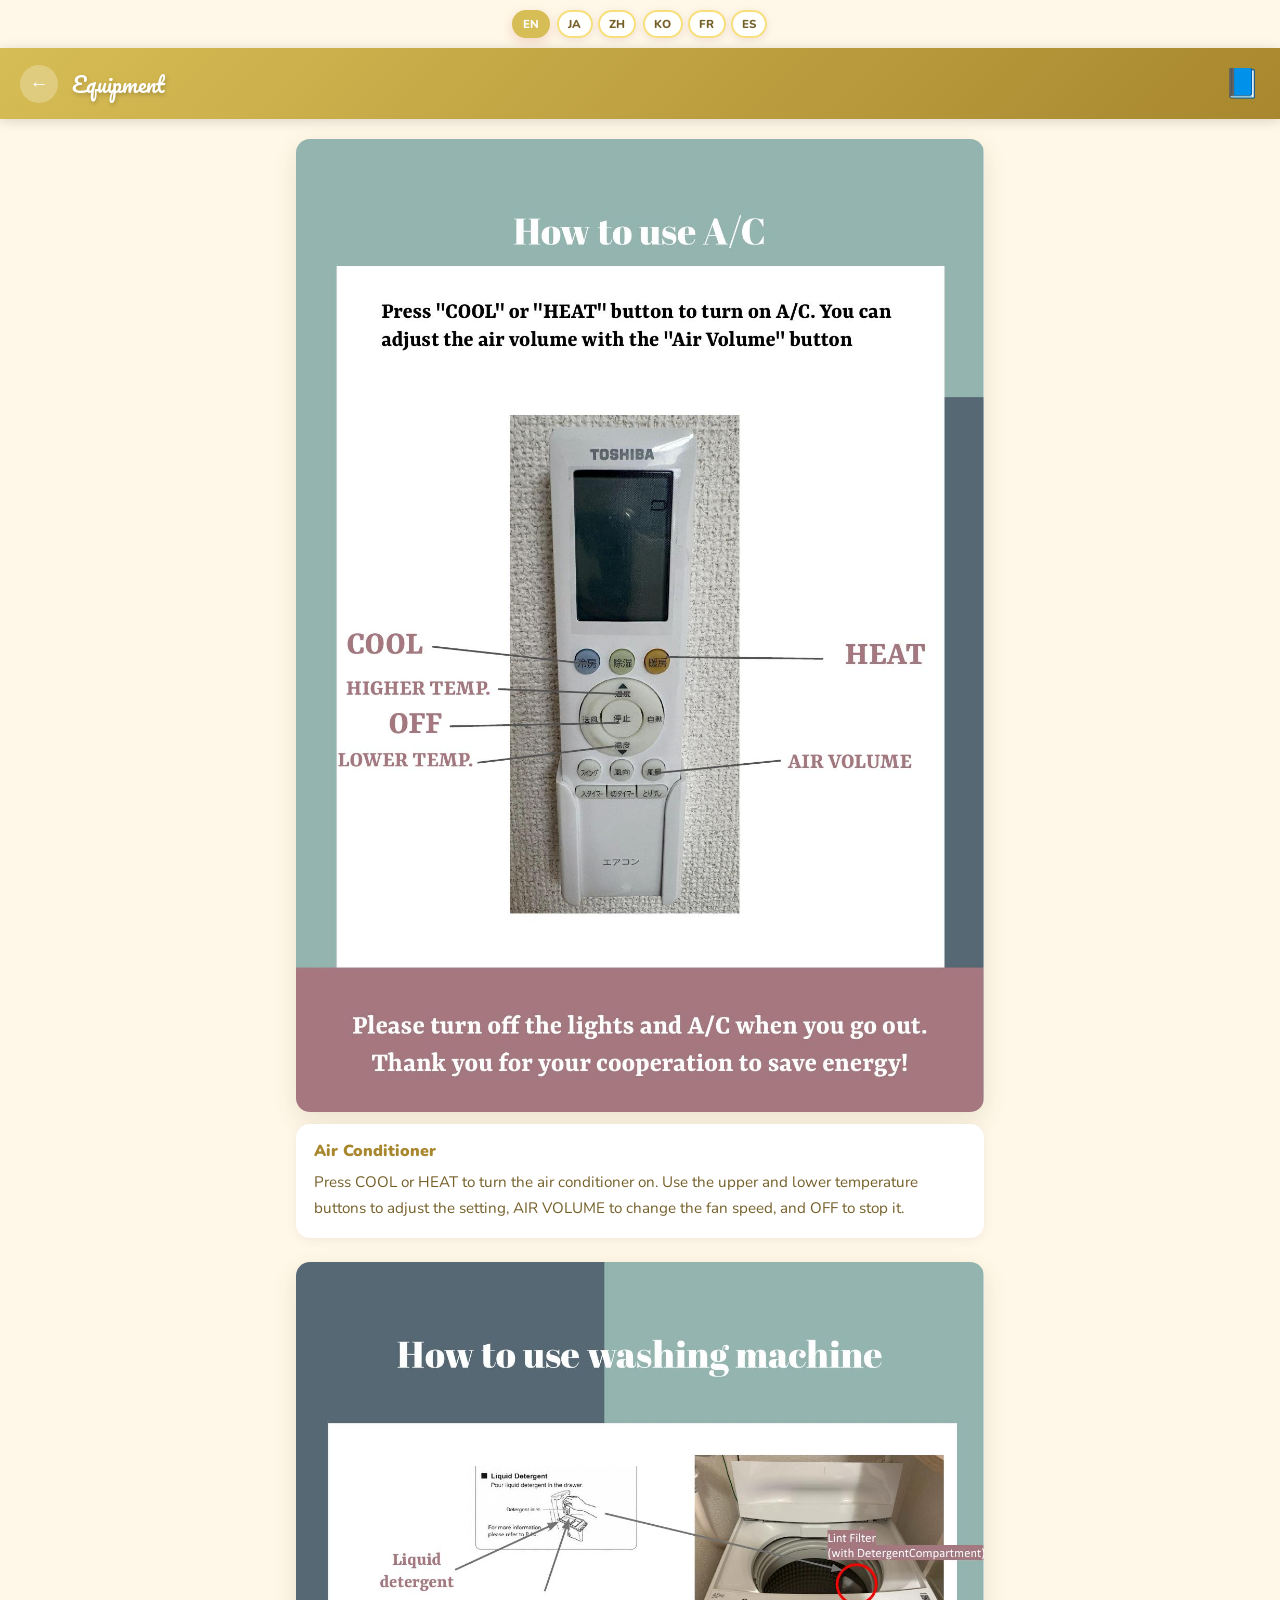
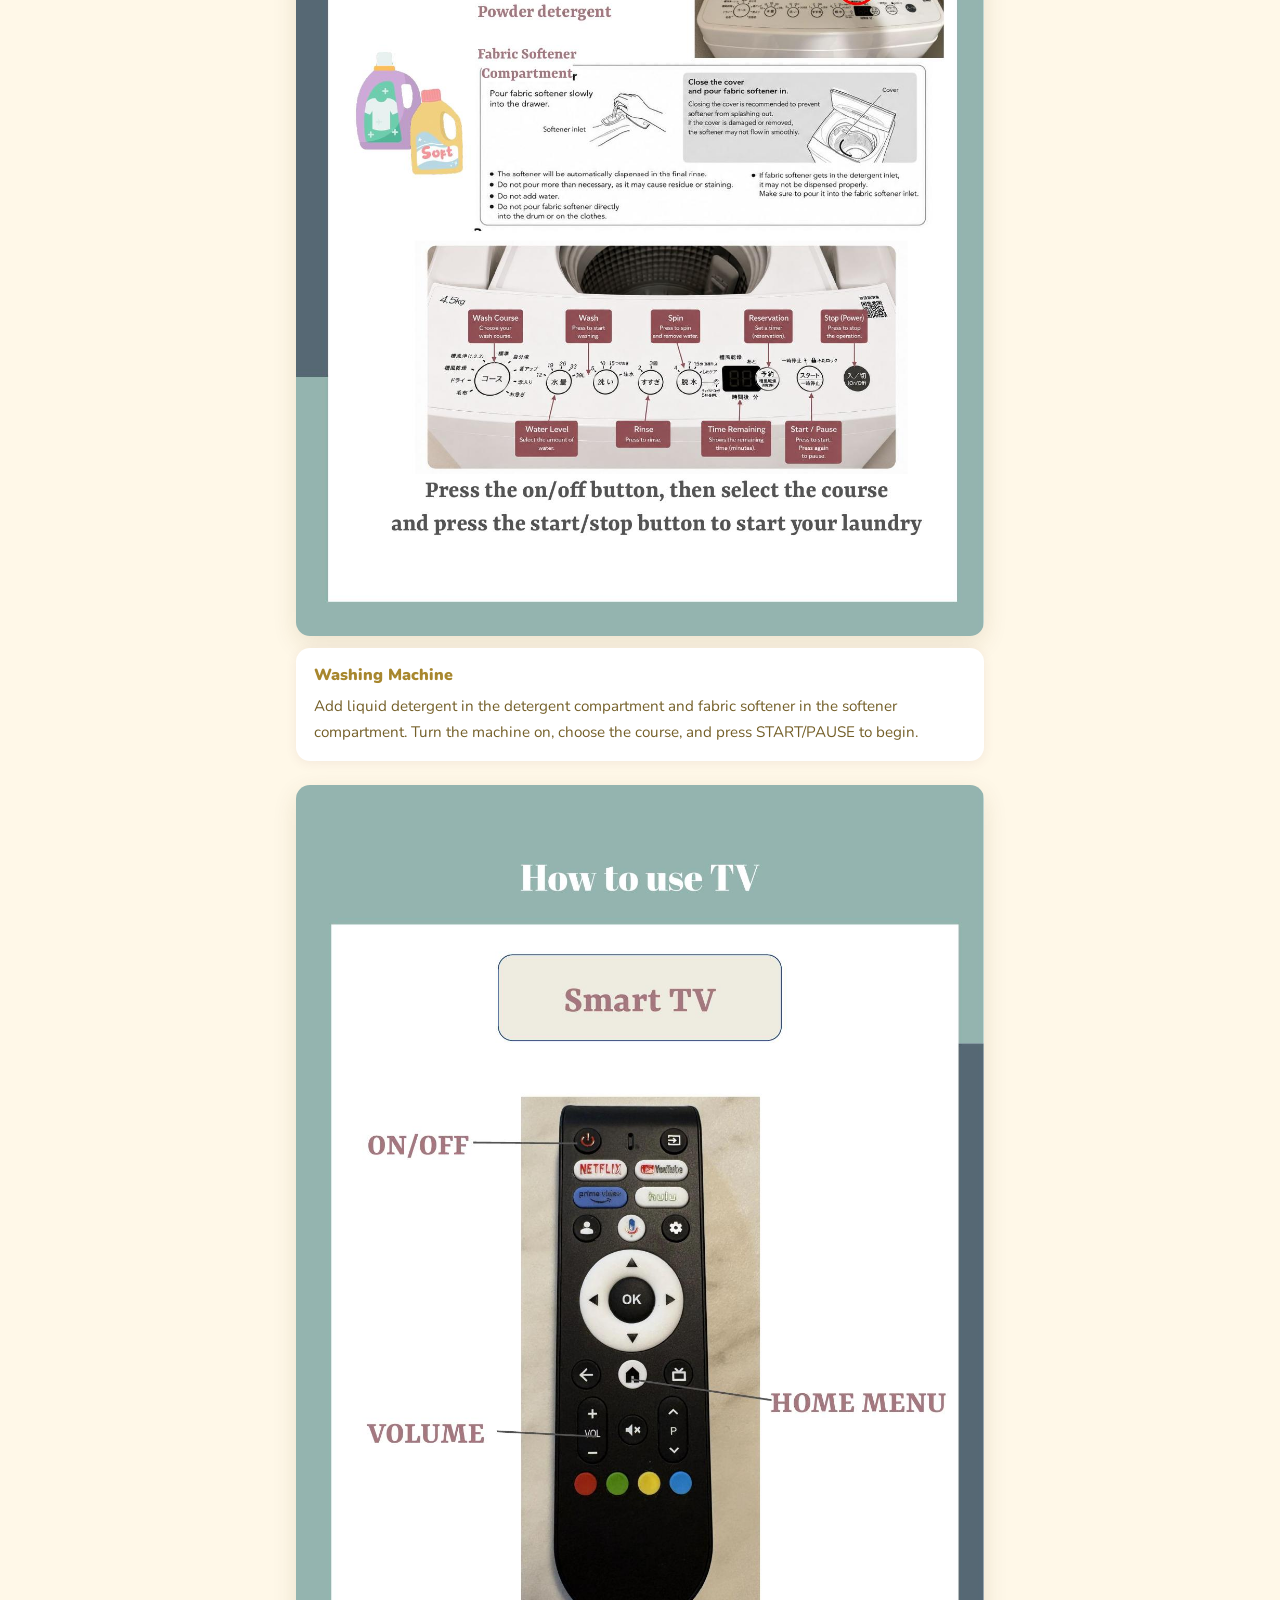
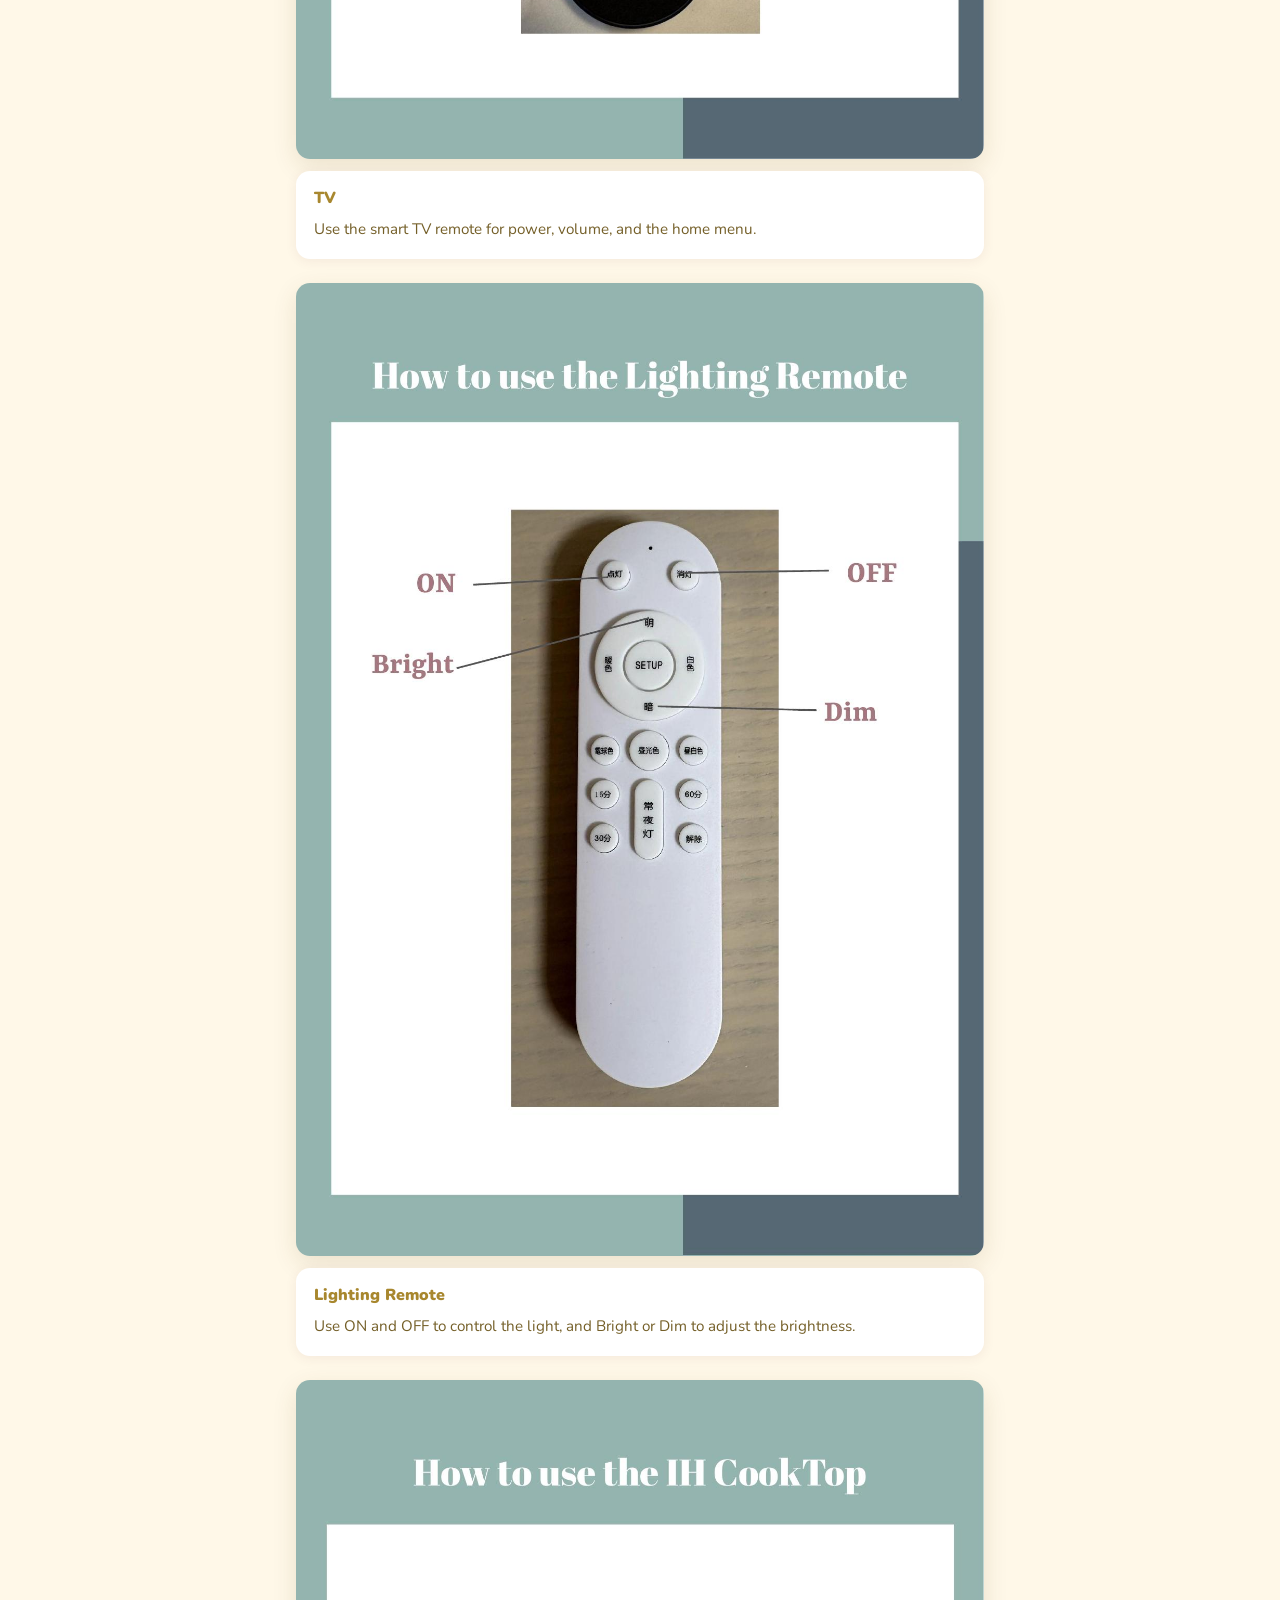
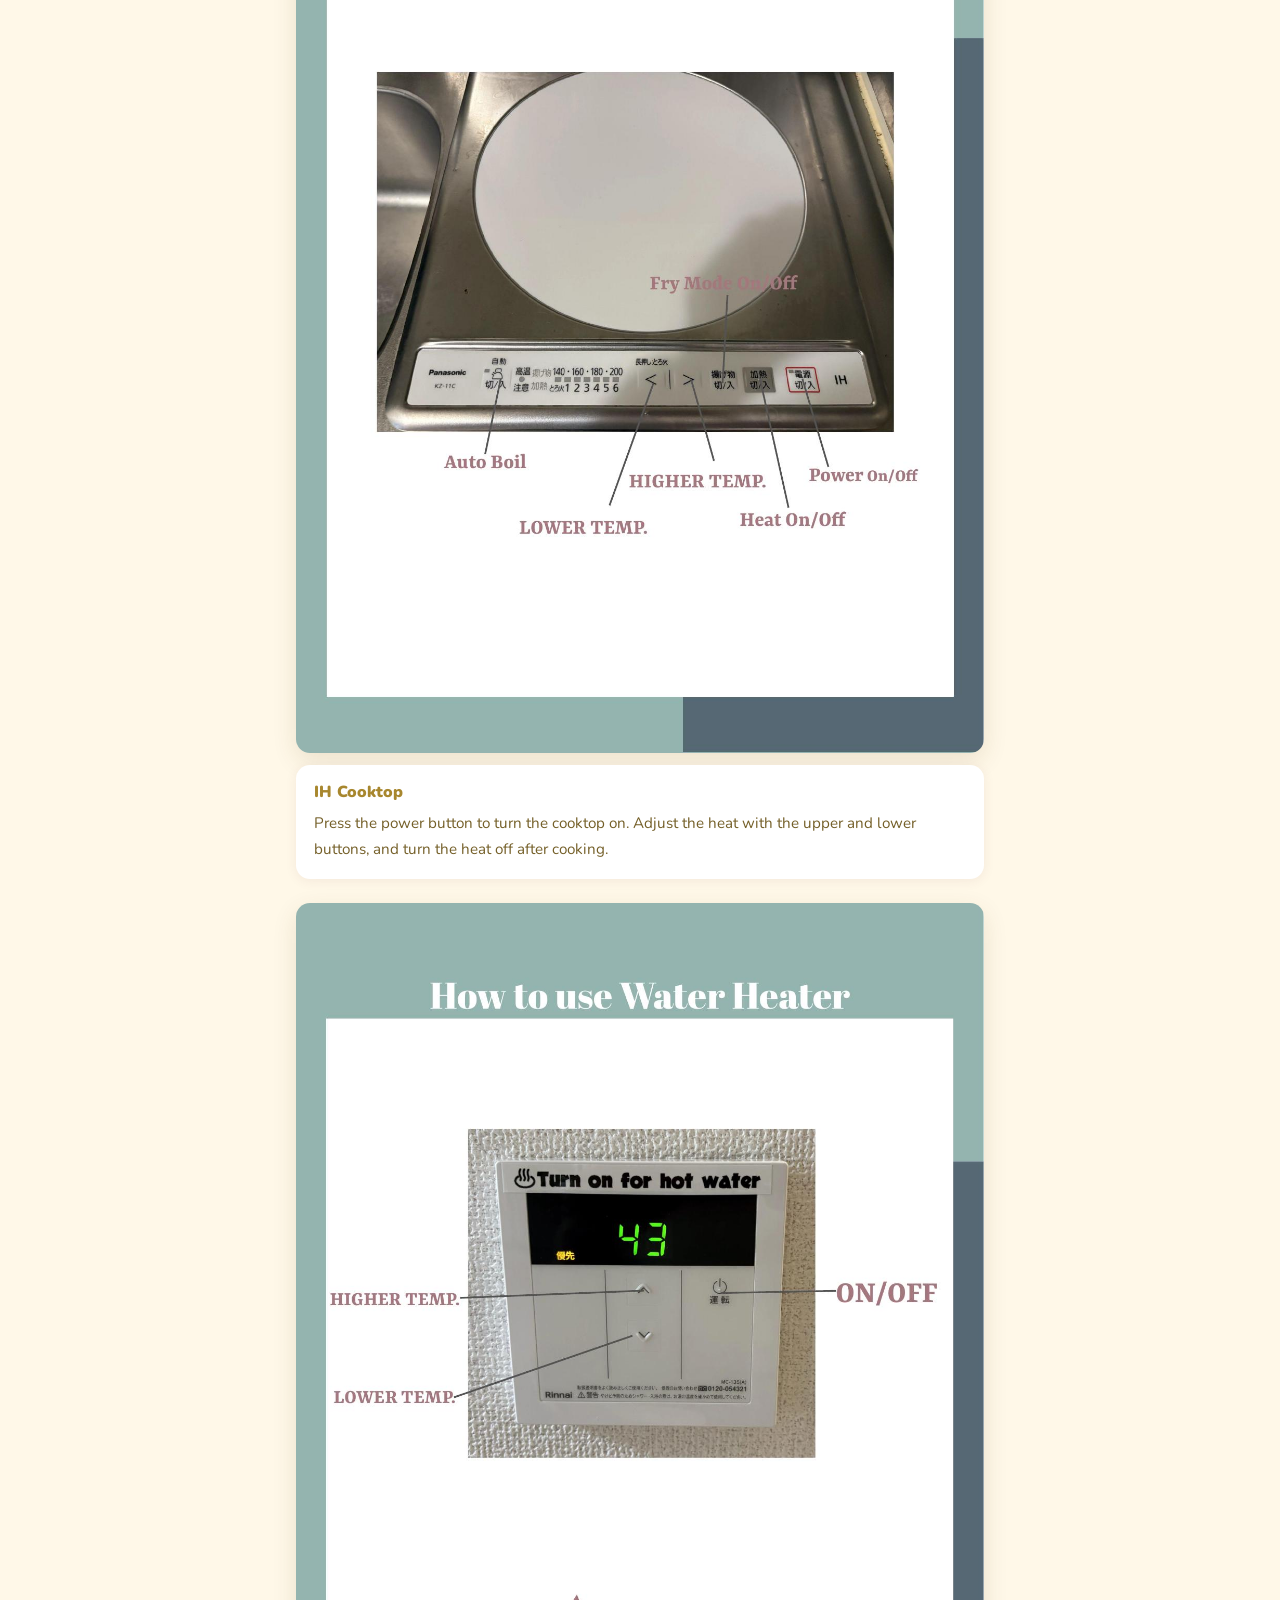
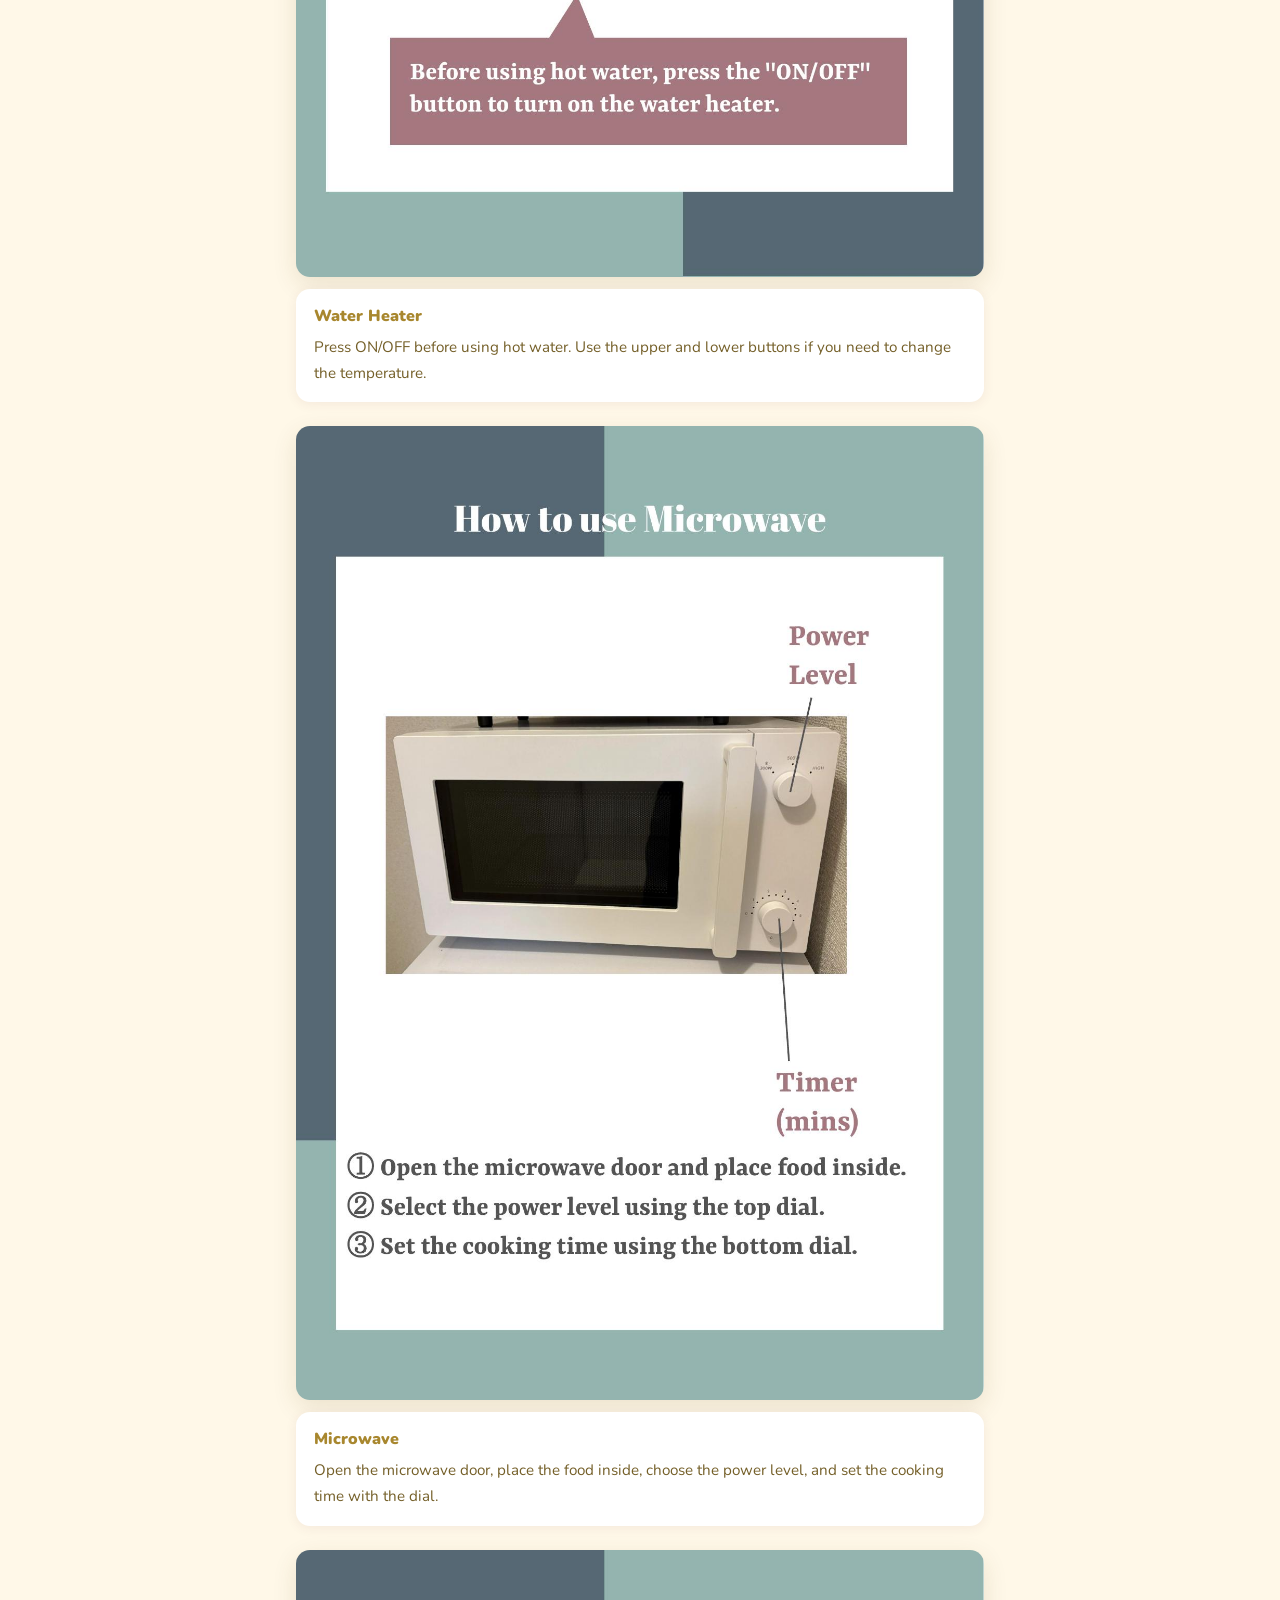
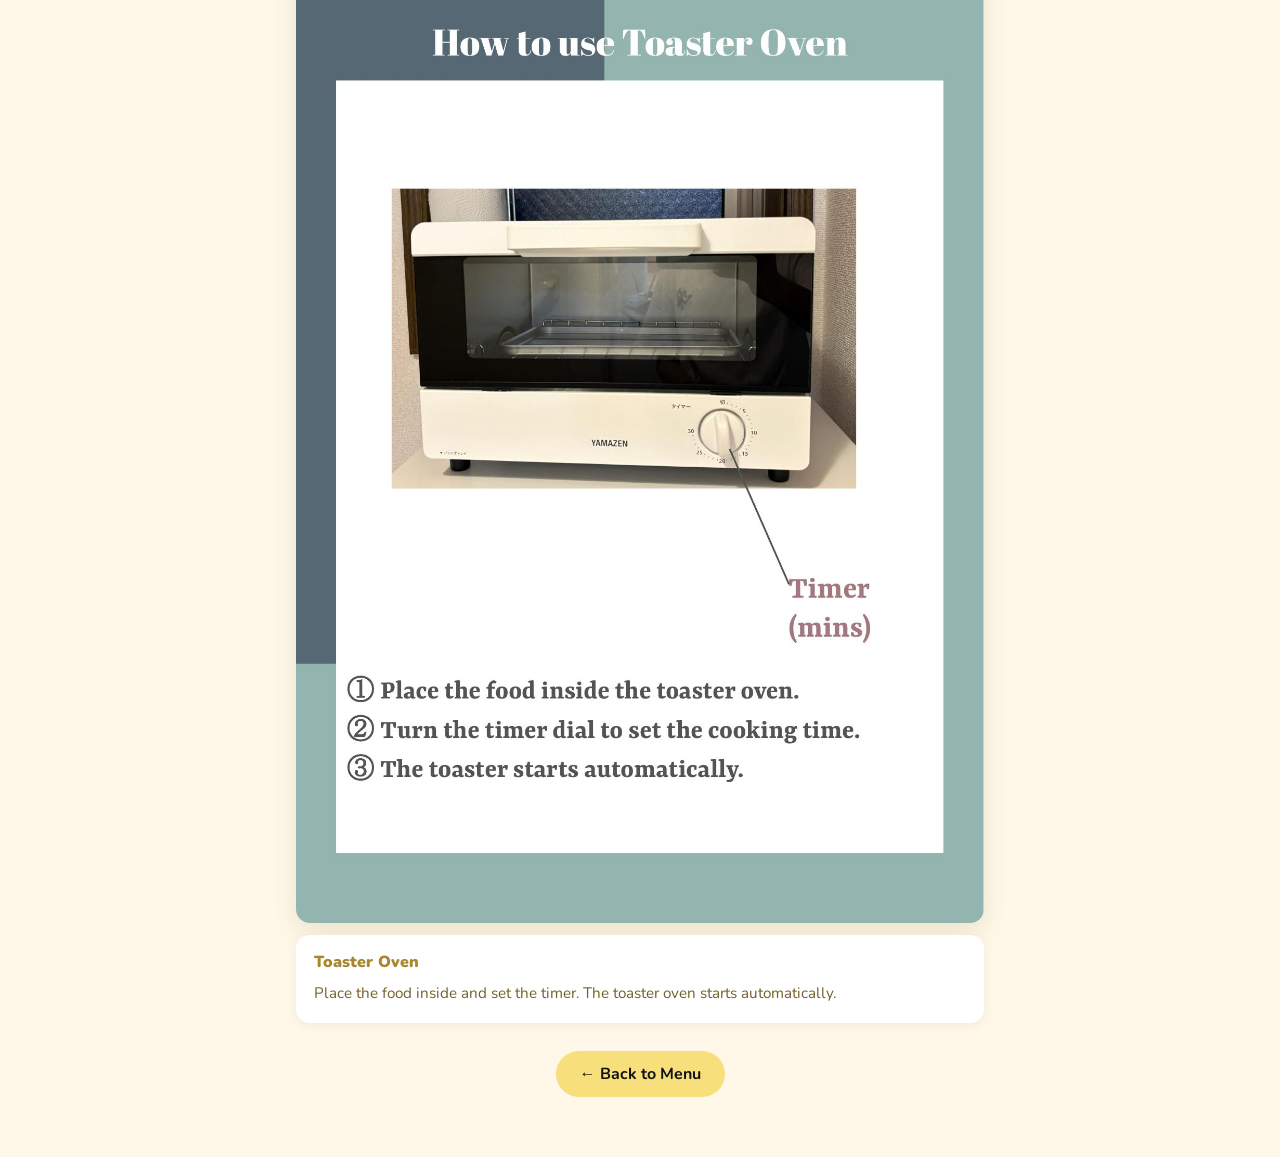
<file: equipment/index.html>
<!DOCTYPE html>
<html lang="en">
<head>
<meta charset="UTF-8">
<meta name="viewport" content="width=device-width, initial-scale=1.0">
<title>Equipment - Maison Notle 301</title>
<link href="https://fonts.googleapis.com/css2?family=Nunito:wght@600;700;800;900&family=Pacifico&display=swap" rel="stylesheet">
  <link rel="stylesheet" href="../assets/cute-pack.css">
  <link rel="stylesheet" href="../assets/i18n.css">
<style>
:root{--accent:#d7bd55;--accent-dark:#a8872e;--accent-light:#f7df7c;--cream:#fff8e8;--text-dark:#4a3b16;--text-mid:#745f28;}
*{box-sizing:border-box;margin:0;padding:0;}
body{font-family:'Nunito',sans-serif;background:var(--cream);color:var(--text-dark);min-height:100vh;}
.lang-bar{display:flex;justify-content:center;gap:6px;padding:10px 16px;flex-wrap:wrap;background:var(--cream);}
.lang-btn{border:2px solid var(--accent-light);background:rgba(255,255,255,0.92);border-radius:50px;padding:4px 9px;font-family:'Nunito',sans-serif;font-size:.72rem;font-weight:800;color:var(--text-mid);cursor:pointer;transition:all .2s;}
.lang-btn.active{background:var(--accent);border-color:var(--accent);color:#fff;}
.top-bar{background:linear-gradient(135deg,var(--accent) 0%,var(--accent-dark) 100%);padding:16px 20px;display:flex;align-items:center;gap:14px;position:sticky;top:0;z-index:10;box-shadow:0 2px 12px rgba(0,0,0,.15);}
.back-btn{background:rgba(255,255,255,.25);border:none;border-radius:50%;width:38px;height:38px;display:flex;align-items:center;justify-content:center;cursor:pointer;font-size:1.2rem;color:#fff;text-decoration:none;flex-shrink:0;transition:background .2s;}
.back-btn:hover{background:rgba(255,255,255,.4);}
.top-title{font-family:'Pacifico',cursive;font-size:1.3rem;color:#fff;text-shadow:1px 2px 4px rgba(0,0,0,.2);flex:1;}
.top-emoji{font-size:1.8rem;}
.content{padding:20px 16px 40px;max-width:720px;margin:0 auto;}
.equipment-item{margin:0 0 24px;}
.equipment-photo{width:100%;display:block;border-radius:14px;box-shadow:0 8px 24px rgba(92,64,12,.12);}
.info-card{background:#fff;border-radius:14px;padding:16px 18px;margin-top:12px;box-shadow:0 2px 12px rgba(120,50,80,.08);}
.info-card h3{font-size:1rem;font-weight:900;color:var(--accent-dark);margin-bottom:8px;}
.info-card p{font-size:.95rem;line-height:1.7;color:var(--text-mid);}
.back-footer{text-align:center;margin-top:28px;padding-bottom:20px;}
.back-footer a{display:inline-flex;align-items:center;gap:8px;color:#111;font-weight:700;font-size:1rem;text-decoration:none;background:var(--accent-light);padding:12px 24px;border-radius:50px;transition:opacity .2s;}
.back-footer a:hover{opacity:.8;}
</style>
</head>
<body>
<div class="lang-bar">
  <button class="lang-btn" data-lang="en">EN</button>
  <button class="lang-btn" data-lang="ja">JA</button>
  <button class="lang-btn" data-lang="zh">ZH</button>
  <button class="lang-btn" data-lang="ko">KO</button>
  <button class="lang-btn" data-lang="fr">FR</button>
  <button class="lang-btn" data-lang="es">ES</button>
</div>
<div class="top-bar">
  <a class="back-btn" href="../">&larr;</a>
  <div class="top-title">Equipment</div>
  <div class="top-emoji">📘</div>
</div>
<main class="content">
  <div id="equipment-list"></div>
  <div class="back-footer"><a id="back-link" href="../">&larr; Back to Menu</a></div>
</main>
<script src="../assets/i18n.js" defer></script>
<script>
const STRINGS = {
  en: { back: '&larr; Back to Menu' },
  ja: { back: '&larr; メニューへ戻る' },
  zh: { back: '&larr; 返回菜单' },
  ko: { back: '&larr; 메뉴로 돌아가기' },
  fr: { back: '&larr; Retour au menu' },
  es: { back: '&larr; Volver al menú' }
};
const SECTIONS = [{"image": "./assets/pdf-pages/page-1.jpg", "title": {"en": "Air Conditioner", "ja": "エアコン", "zh": "空调", "ko": "에어컨", "fr": "Climatiseur", "es": "Aire acondicionado"}, "body": {"en": "Press COOL or HEAT to turn the air conditioner on. Use the upper and lower temperature buttons to adjust the setting, AIR VOLUME to change the fan speed, and OFF to stop it.", "ja": "冷房または暖房を押してエアコンを起動します。上下の温度ボタンで温度、AIR VOLUMEで風量を調整し、OFFで停止してください。", "zh": "按 COOL 或 HEAT 启动空调。用上下温度键调节温度，用 AIR VOLUME 调节风量，按 OFF 关闭。", "ko": "COOL 또는 HEAT 버튼으로 에어컨을 켜세요. 위아래 온도 버튼으로 온도를, AIR VOLUME으로 풍량을 조절하고 OFF로 끄면 됩니다.", "fr": "Appuyez sur COOL ou HEAT pour allumer la climatisation. Utilisez les boutons de temperature pour regler la temperature, AIR VOLUME pour la ventilation, puis OFF pour l arreter.", "es": "Pulse COOL o HEAT para encender el aire acondicionado. Use los botones de temperatura para ajustar la temperatura, AIR VOLUME para el caudal y OFF para apagarlo."}}, {"image": "./assets/pdf-pages/page-2.jpg", "title": {"en": "Washing Machine", "ja": "洗濯機", "zh": "洗衣机", "ko": "세탁기", "fr": "Machine a laver", "es": "Lavadora"}, "body": {"en": "Add liquid detergent in the detergent compartment and fabric softener in the softener compartment. Turn the machine on, choose the course, and press START/PAUSE to begin.", "ja": "洗剤投入口に液体洗剤、柔軟剤投入口に柔軟剤を入れてください。電源を入れ、コースを選び、START/PAUSEで洗濯を始めます。", "zh": "将液体洗涤剂加入洗剂格，将柔顺剂加入柔顺剂格。打开电源，选择程序后按 START/PAUSE 开始洗衣。", "ko": "세제 칸에 액체 세제를, 유연제 칸에 섬유유연제를 넣어 주세요. 전원을 켜고 코스를 선택한 뒤 START/PAUSE를 누르면 시작됩니다.", "fr": "Ajoutez la lessive liquide dans le compartiment detergent et l assouplissant dans le compartiment reserve. Allumez la machine, choisissez le programme puis appuyez sur START/PAUSE.", "es": "Ponga el detergente liquido en el compartimento del detergente y el suavizante en su compartimento. Encienda la maquina, elija el programa y pulse START/PAUSE."}}, {"image": "./assets/pdf-pages/page-3.jpg", "title": {"en": "TV", "ja": "テレビ", "zh": "电视", "ko": "TV", "fr": "Television", "es": "Television"}, "body": {"en": "Use the smart TV remote for power, volume, and the home menu.", "ja": "スマートテレビのリモコンで電源、音量、ホームメニューを操作できます。", "zh": "使用智能电视遥控器控制电源、音量和主菜单。", "ko": "스마트 TV 리모컨으로 전원, 음량, 홈 메뉴를 조작할 수 있습니다.", "fr": "Utilisez la telecommande de la Smart TV pour l alimentation, le volume et le menu principal.", "es": "Use el mando del Smart TV para el encendido, el volumen y el menu principal."}}, {"image": "./assets/pdf-pages/page-4.jpg", "title": {"en": "Lighting Remote", "ja": "照明リモコン", "zh": "灯光遥控器", "ko": "조명 리모컨", "fr": "Telecommande d eclairage", "es": "Mando de iluminacion"}, "body": {"en": "Use ON and OFF to control the light, and Bright or Dim to adjust the brightness.", "ja": "ONとOFFで照明を操作し、BrightとDimで明るさを調整します。", "zh": "使用 ON 和 OFF 控制灯光，用 Bright 和 Dim 调节亮度。", "ko": "ON과 OFF로 조명을 켜고 끄며 Bright와 Dim으로 밝기를 조절할 수 있습니다.", "fr": "Utilisez ON et OFF pour la lumiere, puis Bright ou Dim pour regler la luminosite.", "es": "Use ON y OFF para controlar la luz, y Bright o Dim para ajustar el brillo."}}, {"image": "./assets/pdf-pages/page-5.jpg", "title": {"en": "IH Cooktop", "ja": "IHクッキングヒーター", "zh": "IH电磁炉", "ko": "IH 쿡탑", "fr": "Plaque a induction", "es": "Cocina de induccion"}, "body": {"en": "Press the power button to turn the cooktop on. Adjust the heat with the upper and lower buttons, and turn the heat off after cooking.", "ja": "電源ボタンでIHを起動し、上下ボタンで火力を調整します。調理後は必ず加熱を停止してください。", "zh": "按电源按钮启动电磁炉，用上下按钮调节火力，烹饪结束后请关闭加热。", "ko": "전원 버튼으로 IH를 켜고 위아래 버튼으로 화력을 조절하세요. 조리 후에는 반드시 전원을 꺼 주세요.", "fr": "Appuyez sur le bouton d alimentation pour allumer la plaque. Reglez la puissance avec les boutons haut et bas, puis coupez la chauffe apres la cuisson.", "es": "Pulse el boton de encendido para activar la placa. Ajuste la potencia con los botones superior e inferior y apaguela al terminar."}}, {"image": "./assets/pdf-pages/page-6.jpg", "title": {"en": "Water Heater", "ja": "給湯器", "zh": "热水器", "ko": "온수기", "fr": "Chauffe-eau", "es": "Calentador de agua"}, "body": {"en": "Press ON/OFF before using hot water. Use the upper and lower buttons if you need to change the temperature.", "ja": "お湯を使う前にON/OFFを押してください。温度を変えたいときは上下ボタンで調整します。", "zh": "使用热水前请先按 ON/OFF。如需调节温度，请使用上下按钮。", "ko": "온수를 사용하기 전에 ON/OFF를 눌러 주세요. 온도를 바꾸려면 위아래 버튼을 사용하면 됩니다.", "fr": "Appuyez sur ON/OFF avant d utiliser l eau chaude. Utilisez les boutons haut et bas pour changer la temperature si besoin.", "es": "Pulse ON/OFF antes de usar el agua caliente. Si necesita cambiar la temperatura, use los botones superior e inferior."}}, {"image": "./assets/pdf-pages/page-7.jpg", "title": {"en": "Microwave", "ja": "電子レンジ", "zh": "微波炉", "ko": "전자레인지", "fr": "Micro-ondes", "es": "Microondas"}, "body": {"en": "Open the microwave door, place the food inside, choose the power level, and set the cooking time with the dial.", "ja": "ドアを開けて食品を入れ、出力を選び、ダイヤルで加熱時間を設定してください。", "zh": "打开微波炉门放入食物，选择功率，然后用旋钮设定加热时间。", "ko": "문을 열고 음식을 넣은 뒤 출력 단계를 선택하고 다이얼로 가열 시간을 맞춰 주세요.", "fr": "Ouvrez la porte du micro-ondes, placez les aliments, choisissez la puissance puis reglez le temps avec la molette.", "es": "Abra la puerta del microondas, coloque la comida, elija la potencia y ajuste el tiempo con la rueda."}}, {"image": "./assets/pdf-pages/page-8.jpg", "title": {"en": "Toaster Oven", "ja": "オーブントースター", "zh": "烤面包机", "ko": "토스터 오븐", "fr": "Mini four grille-pain", "es": "Horno tostador"}, "body": {"en": "Place the food inside and set the timer. The toaster oven starts automatically.", "ja": "食べ物を入れてタイマーを設定すると、自動で加熱が始まります。", "zh": "放入食物并设定定时器后，烤箱会自动开始加热。", "ko": "음식을 넣고 타이머를 맞추면 자동으로 작동합니다.", "fr": "Placez les aliments a l interieur et reglez le minuteur. Le mini four demarre automatiquement.", "es": "Coloque la comida dentro y ajuste el temporizador. El horno tostador empezara automaticamente."}}];
let currentLang = 'en';
function renderSections() {
  const list = document.getElementById('equipment-list');
  list.innerHTML = SECTIONS.map((section) => `
    <section class="equipment-item">
      <img src="${section.image}" alt="${section.title.en}" class="equipment-photo">
      <div class="info-card">
        <h3>${section.title[currentLang]}</h3>
        <p>${section.body[currentLang]}</p>
      </div>
    </section>
  `).join('');
  document.getElementById('back-link').innerHTML = STRINGS[currentLang].back;
}
document.addEventListener('DOMContentLoaded', () => {
  const initLang = (typeof I18N !== 'undefined') ? I18N.getLang() : 'en';
  currentLang = STRINGS[initLang] ? initLang : 'en';
  renderSections();
  if (typeof I18N !== 'undefined') {
    I18N.init({ strings: { en:{},ja:{},zh:{},ko:{},fr:{},es:{} }, onChange: (l)=>{ currentLang = l; renderSections(); } });
  }
});
</script>
</body>
</html>
</file>
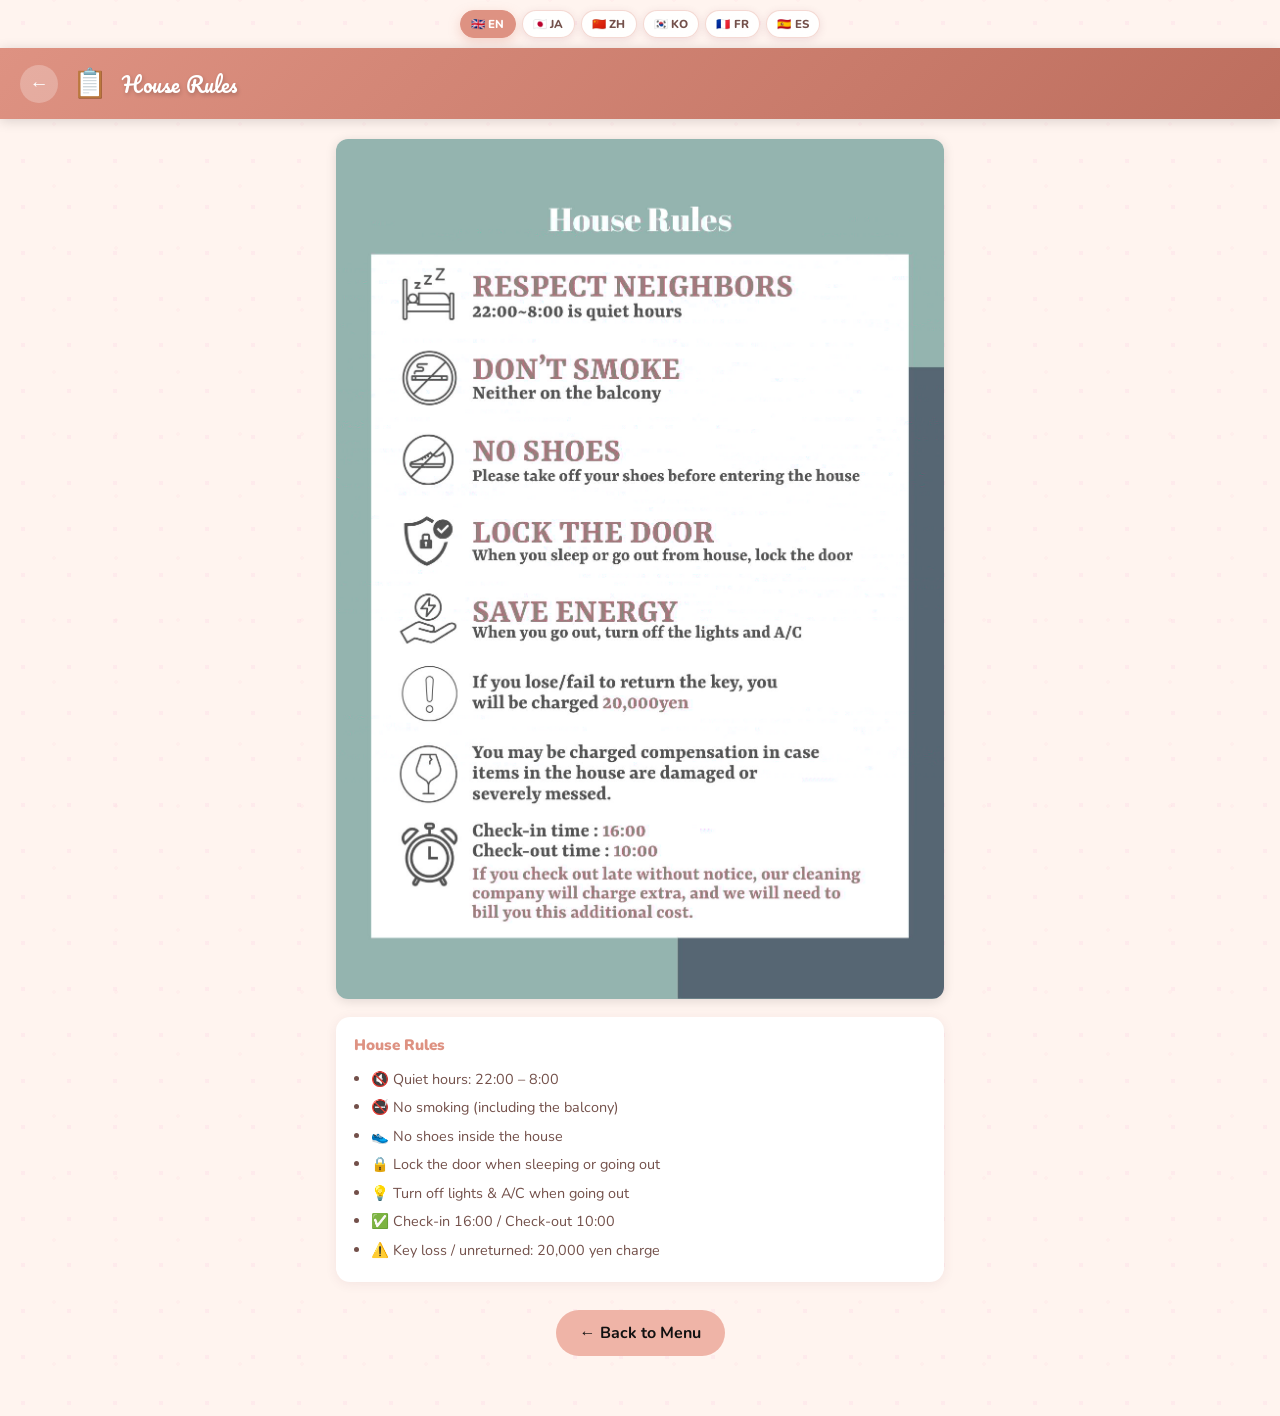
<file: house-rules/index.html>
<!DOCTYPE html>
<html lang="en">
<head>
<meta charset="UTF-8">
<link rel="icon" href="../index.html" rel="icon">
<meta name="viewport" content="width=device-width, initial-scale=1.0">
<title>House Rules — Maison Notle 301</title>
<link href="https://fonts.googleapis.com/css2?family=Nunito:wght@600;700;800;900&family=Pacifico&display=swap" rel="stylesheet">
<style>
:root{--accent:#de9282;--accent-light:#efb4a7;--cream:#fff4ef;--text-dark:#4a2d28;--text-mid:#73504a;}
*{box-sizing:border-box;margin:0;padding:0;}
body{font-family:'Nunito',sans-serif;background:var(--cream);color:var(--text-dark);min-height:100vh;}
.lang-bar{display:flex;justify-content:center;gap:6px;padding:10px 16px;flex-wrap:wrap;background:var(--cream);}
.lang-btn{border:2px solid var(--accent-light);background:rgba(255,255,255,0.92);border-radius:50px;padding:4px 9px;font-family:'Nunito',sans-serif;font-size:0.72rem;font-weight:800;color:var(--text-mid);cursor:pointer;transition:all 0.2s;}
.lang-btn.active{background:var(--accent);border-color:var(--accent);color:#fff;}
.top-bar{background:linear-gradient(135deg,var(--accent) 0%,#bd6e5e 100%);padding:16px 20px;display:flex;align-items:center;gap:14px;position:sticky;top:0;z-index:10;box-shadow:0 2px 12px rgba(0,0,0,0.15);}
.back-btn{background:rgba(255,255,255,0.25);border:none;border-radius:50%;width:38px;height:38px;display:flex;align-items:center;justify-content:center;cursor:pointer;font-size:1.2rem;color:#fff;text-decoration:none;flex-shrink:0;transition:background 0.2s;}
.back-btn:hover{background:rgba(255,255,255,0.4);}
.top-title{font-family:'Pacifico',cursive;font-size:1.3rem;color:#fff;text-shadow:1px 2px 4px rgba(0,0,0,0.2);flex:1;}
.top-emoji{font-size:1.8rem;}
.content{padding:20px 16px 40px;max-width:640px;margin:0 auto;}
.back-footer{text-align:center;margin-top:28px;padding-bottom:20px;}
.back-footer a{display:inline-flex;align-items:center;gap:8px;color:#111;font-weight:700;font-size:1rem;text-decoration:none;background:var(--accent-light);padding:12px 24px;border-radius:50px;transition:opacity 0.2s;}
.back-footer a:hover{opacity:0.8;}

  /* text info card */
  .info-card {
    background: #fff;
    border-radius: 14px;
    padding: 16px 18px;
    margin: 18px 0;
    box-shadow: 0 2px 12px rgba(120,50,80,0.08);
    font-size: 0.9rem;
    line-height: 1.7;
    color: var(--text-mid);
  }
  .info-card h3 {
    font-size: 0.95rem;
    font-weight: 900;
    color: var(--accent);
    margin-bottom: 8px;
  }
  .info-card ul { padding-left: 1.2em; }
  .info-card li { margin-bottom: 4px; }
  .info-card .tel {
    font-size: 1.1rem;
    font-weight: 900;
    color: var(--text-dark);
    letter-spacing: 0.03em;
  }
</style>
   <link rel="stylesheet" href="../assets/cute-pack.css">
   <link rel="stylesheet" href="../assets/i18n.css">
  <style id="cute-pack-theme">:root{--cp-chip-a:#fde8df;--cp-chip-b:#fdf1f7;--cp-hover-shadow:rgba(222,146,130,.18);--cp-dot-1:rgba(249,168,212,.12);}</style>
</head>
<body>
<div class="lang-bar">
  <button class="lang-btn" data-lang="en">🇬🇧 EN</button>
  <button class="lang-btn" data-lang="ja">🇯🇵 JA</button>
  <button class="lang-btn" data-lang="zh">🇨🇳 ZH</button>
  <button class="lang-btn" data-lang="ko">🇰🇷 KO</button>
  <button class="lang-btn" data-lang="fr">🇫🇷 FR</button>
  <button class="lang-btn" data-lang="es">🇪🇸 ES</button>
</div>
<div class="top-bar">
  <a href="../" class="back-btn">←</a>
  <span class="top-emoji">📋</span>
  <div class="top-title" data-i18n="pageTitle">House Rules</div>
</div>
<div class="content">
<img src="[data-uri]" alt="" style="width:100%;border-radius:12px;display:block;margin-bottom:16px;box-shadow:0 2px 12px rgba(0,0,0,0.12);">

<div class="info-card">
  <h3 data-i18n="houseRulesTitle">House Rules</h3>
  <ul>
    <li data-i18n="rule1">🔇 Quiet hours: 22:00 – 8:00</li>
    <li data-i18n="rule2">🚭 No smoking (including the balcony)</li>
    <li data-i18n="rule3">👟 No shoes inside the house</li>
    <li data-i18n="rule4">🔒 Lock the door when sleeping or going out</li>
    <li data-i18n="rule5">💡 Turn off lights &amp; A/C when going out</li>
    <li data-i18n="checkInOut">✅ Check-in 16:00 / Check-out 10:00</li>
    <li data-i18n="keyLoss">⚠️ Key loss / unreturned: 20,000 yen charge</li>
  </ul>
</div>

  <div class="back-footer">
  <a href="../" data-i18n="backToMenu">← Back to Menu</a>
</div>
</div>
<script src="../assets/i18n.js" defer></script>
<script>
const S={'en':{pageTitle:'House Rules',backToMenu:'← Back to Menu'}, 'ja':{pageTitle:'ハウスルール',backToMenu:'← メニューへ戻る'}, 'zh':{pageTitle:'房屋规定',backToMenu:'← 返回菜单'}, 'ko':{pageTitle:'하우스 룰',backToMenu:'← 메뉴로 돌아가기'}, 'fr':{pageTitle:'Règlement',backToMenu:'← Retour au menu'}, 'es':{pageTitle:'Normas',backToMenu:'← Volver al menú'}};
document.addEventListener('DOMContentLoaded',()=>{ I18N.init({ strings: S }); });
</script>
  <script src="../assets/cute-pack.js" defer></script>
</body>
</html>
</file>
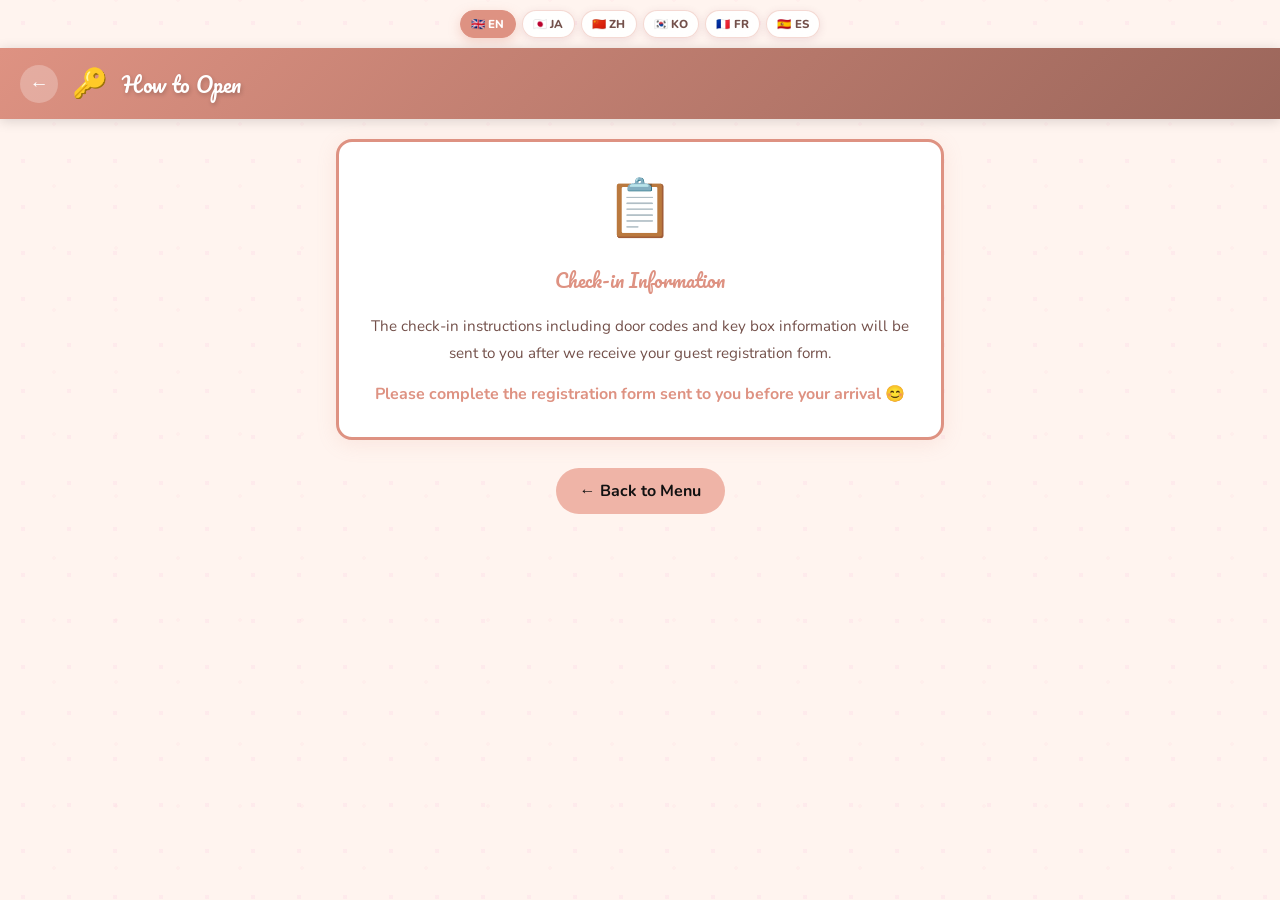
<file: how-to-open/index.html>
<!DOCTYPE html>
<html lang="en">
<head>
<meta charset="UTF-8">
<link rel="icon" href="data:image/svg+xml,<svg xmlns='http://www.w3.org/2000/svg' viewBox='0 0 32 32'><rect width='32' height='32' rx='10' fill='%23fff1f6'/><rect x='20' y='7' width='3' height='6' rx='1.5' fill='none' stroke='%23d9467d' stroke-width='1.6'/><path d='M5,17 Q5,15 7,14 L16,6 L25,14 Q27,15 27,17 Z' fill='none' stroke='%23d9467d' stroke-width='2' stroke-linejoin='round' stroke-linecap='round'/><rect x='7' y='16' width='18' height='11' rx='2.5' fill='none' stroke='%23d9467d' stroke-width='2'/><path d='M14,27 L14,22 Q14,19.5 16,19.5 Q18,19.5 18,22 L18,27' fill='none' stroke='%23d9467d' stroke-width='1.6'/><circle cx='10.5' cy='21' r='2' fill='none' stroke='%23d9467d' stroke-width='1.5'/><circle cx='21.5' cy='21' r='2' fill='none' stroke='%23d9467d' stroke-width='1.5'/></svg>">
<meta name="viewport" content="width=device-width, initial-scale=1.0">
<title>How to Open — Maison Notle 301</title>
<link href="https://fonts.googleapis.com/css2?family=Nunito:wght@600;700;800;900&family=Pacifico&display=swap" rel="stylesheet">
<style>
  :root{--accent:#de9282;--accent-light:#efb4a7;--cream:#fff4ef;--text-dark:#4a2d28;--text-mid:#73504a;}
  *{box-sizing:border-box;margin:0;padding:0;}
  body{font-family:'Nunito',sans-serif;background:var(--cream);color:var(--text-dark);min-height:100vh;}
  .top-bar{background:linear-gradient(135deg,var(--accent) 0%,color-mix(in srgb,var(--accent) 70%,black) 100%);padding:16px 20px;display:flex;align-items:center;gap:14px;position:sticky;top:0;z-index:10;box-shadow:0 2px 12px rgba(0,0,0,0.15);}
  .back-btn{background:rgba(255,255,255,0.25);border:none;border-radius:50%;width:38px;height:38px;display:flex;align-items:center;justify-content:center;cursor:pointer;font-size:1.2rem;color:#fff;text-decoration:none;flex-shrink:0;transition:background 0.2s;}
  .back-btn:hover{background:rgba(255,255,255,0.4);}
  .top-title{font-family:'Pacifico',cursive;font-size:1.3rem;color:#fff;text-shadow:1px 2px 4px rgba(0,0,0,0.2);flex:1;}
  .top-emoji{font-size:1.8rem;}
  .content{padding:20px 16px 40px;max-width:640px;margin:0 auto;}
  .back-footer{text-align:center;margin-top:28px;padding-bottom:20px;}
  .back-footer a{display:inline-flex;align-items:center;gap:8px;color:#111;font-weight:700;font-size:1rem;text-decoration:none;background:var(--accent-light);padding:12px 24px;border-radius:50px;transition:opacity 0.2s;}
  .back-footer a:hover{opacity:0.8;}
  .lang-bar{display:flex;justify-content:center;gap:6px;padding:10px 16px;flex-wrap:wrap;background:var(--cream);}
  .lang-btn{border:2px solid var(--accent-light);background:rgba(255,255,255,0.92);border-radius:50px;padding:4px 9px;font-family:'Nunito',sans-serif;font-size:0.72rem;font-weight:800;color:var(--text-mid);cursor:pointer;transition:all 0.2s;box-shadow:0 2px 8px rgba(120,50,80,0.12);}
  .lang-btn.active{background:var(--accent);border-color:var(--accent);color:#fff;}
  .lang-btn:hover:not(.active){border-color:var(--accent);color:var(--accent);}
  .notice-card{background:#fff;border:3px solid var(--accent);border-radius:16px;padding:28px 24px;text-align:center;box-shadow:0 4px 20px rgba(222,146,130,0.15);margin-bottom:24px;}
  .notice-card .notice-icon{font-size:3.5rem;margin-bottom:16px;display:block;}
  .notice-card .notice-title{font-family:'Pacifico',cursive;font-size:1.2rem;color:var(--accent);margin-bottom:16px;}
  .notice-card .notice-body{font-size:0.95rem;line-height:1.8;color:var(--text-mid);}
  .notice-card .notice-body strong{color:var(--accent);display:block;margin-top:12px;font-size:1rem;}
</style>
  <link rel="stylesheet" href="../assets/cute-pack.css">
  <link rel="stylesheet" href="../assets/i18n.css">
  <style id="cute-pack-theme">:root{--cp-chip-a:#fde8df;--cp-chip-b:#fdf1f7;--cp-hover-shadow:rgba(222,146,130,.18);--cp-dot-1:rgba(249,168,212,.12);}</style>
</head>
<body>
<div class="lang-bar">
  <button class="lang-btn" data-lang="en">🇬🇧 EN</button>
  <button class="lang-btn" data-lang="ja">🇯🇵 JA</button>
  <button class="lang-btn" data-lang="zh">🇨🇳 ZH</button>
  <button class="lang-btn" data-lang="ko">🇰🇷 KO</button>
  <button class="lang-btn" data-lang="fr">🇫🇷 FR</button>
  <button class="lang-btn" data-lang="es">🇪🇸 ES</button>
  </div>
<div class="top-bar">
  <a href="../" class="back-btn">&#8592;</a>
  <span class="top-emoji">&#x1F511;</span>
  <div class="top-title" data-i18n="pageTitle">How to Open</div>
</div>
<div class="content">
  <div class="notice-card">
    <span class="notice-icon">&#x1F4CB;</span>
    <div class="notice-title" data-i18n="cardTitle">Check-in Information</div>
    <div class="notice-body">
      <span data-i18n="cardBody">The check-in instructions including door codes and key box information will be sent to you after we receive your guest registration form.</span>
      <strong data-i18n="cardSub">Please complete the registration form sent to you before your arrival &#x1F60A;</strong>
    </div>
  </div>
  <div class="back-footer">
    <a href="../" data-i18n="backToMenu">&#8592; Back to Menu</a>
  </div>
</div>
<script src="../assets/i18n.js" defer></script>
<script>
const S={
  en:{pageTitle:"How to Open",cardTitle:"Check-in Information",cardBody:"The check-in instructions including door codes and key box information will be sent to you after we receive your guest registration form.",cardSub:"Please complete the registration form sent to you before your arrival \u{1F60A}",backToMenu:"\u2190 Back to Menu"},
  ja:{pageTitle:"\u5165\u5BA4\u65B9\u6CD5",cardTitle:"\u30C1\u30A7\u30C3\u30AF\u30A4\u30F3\u60C5\u5831\u306B\u3064\u3044\u3066",cardBody:"\u5BBF\u6CCA\u8005\u540D\u7C3F\u306E\u3054\u63D0\u51FA\u5F8C\u306B\u3001\u30C9\u30A2\u30B3\u30FC\u30C9\u3084\u30AD\u30FC\u30DC\u30C3\u30AF\u30B9\u306E\u60C5\u5831\u3092\u542B\u3080\u30C1\u30A7\u30C3\u30AF\u30A4\u30F3\u6848\u5185\u3092\u304A\u9001\u308A\u3055\u305B\u3066\u3044\u305F\u3060\u3044\u3066\u3044\u307E\u3059\u3002",cardSub:"\u3054\u5230\u7740\u524D\u306B\u3001\u304A\u9001\u308A\u3057\u305F\u5BBF\u6CCA\u8005\u540D\u7C3F\u30D5\u30A9\u30FC\u30E0\u306E\u3054\u8A18\u5165\u3092\u304A\u9858\u3044\u3044\u305F\u3057\u307E\u3059 \u{1F60A}",backToMenu:"\u2190 \u30E1\u30CB\u30E5\u30FC\u3078\u623B\u308B"},
  zh:{pageTitle:"\u5165\u5BA4\u65B9\u6CD5",cardTitle:"\u5165\u4F4F\u4FE1\u606F",cardBody:"\u6536\u5230\u60A8\u63D0\u4EA4\u7684\u4F4F\u5BA2\u767B\u8BB0\u8868\u540E\uFF0C\u6211\u4EEC\u5C06\u5411\u60A8\u53D1\u9001\u5305\u542B\u95E8\u9501\u5BC6\u7801\u548C\u9470\u5319\u7BB1\u4FE1\u606F\u5728\u5185\u7684\u5165\u4F4F\u8BF4\u660E\u3002",cardSub:"\u8BF7\u5728\u62B5\u8FBE\u524D\u586B\u5199\u6211\u4EEC\u53D1\u9001\u7ED9\u60A8\u7684\u4F4F\u5BA2\u767B\u8BB0\u8868 \u{1F60A}",backToMenu:"\u2190 \u8FD4\u56DE\u83DC\u5355"},
  ko:{pageTitle:"\uC785\uC2E4 \uBC29\uBC95",cardTitle:"\uCCB4\uD06C\uC778 \uC548\uB0B4",cardBody:"\uC22D\uBC15\uC790 \uBA85\uBD80\uB97C \uC81C\uCD9C\uD574 \uC8FC\uC2E0 \uD6C4, \uB3C4\uC5B4 \ucF54\ub4dc \uBC0F \uD0A4\uBC15\uC2A4 \uC815\uBCF4\uB97C \uD3EC\uD568\uD55C \uCCB4\uD06C\uC778 \uC548\uB0B4\uB97C \uBCF4\uB0B4\uB4DC\uB9BD\uB2C8\uB2E4.",cardSub:"\uB3C4\uCC29 \uC804\uC5D0 \uBCF4\uB0B4\uB4DC\uB9B0 \uC22D\uBC15\uC790 \uB4F1\uB85D \uC591\uC2DD\uC744 \uC791\uC131\uD574 \uC8FC\uC138\uC694 \u{1F60A}",backToMenu:"\u2190 \uBA54\uB274\uB85C \uB3CC\uC544\uAC00\uAE30"},
  fr:{pageTitle:"Comment entrer",cardTitle:"Informations d\u3019arriv\u00E9e",cardBody:"Les instructions d\u3019arriv\u00E9e incluant le code de la porte et les informations du bo\u00EEtier \u00E0 cl\u00E9s vous seront envoy\u00E9es apr\u00E8s r\u00E9ception de votre formulaire d\u3019enregistrement.",cardSub:"Veuillez remplir le formulaire d\u3019enregistrement envoy\u00E9 avant votre arriv\u00E9e \u{1F60A}",backToMenu:"\u2190 Retour au menu"},
  es:{pageTitle:"C\u00F3mo entrar",cardTitle:"Informaci\u00F3n de entrada",cardBody:"Las instrucciones de entrada, incluyendo los c\u00F3digos de la puerta y la caja de llaves, se le enviar\u00E1n tras recibir su formulario de registro de hu\u00E9spedes.",cardSub:"Por favor complete el formulario de registro enviado antes de su llegada \u{1F60A}",backToMenu:"\u2190 Volver al men\u00FA"}
};
document.addEventListener('DOMContentLoaded',()=>{ I18N.init({ strings: S }); });
</script>
  <script src="../assets/cute-pack.js" defer></script>
</body>
</html>
</file>
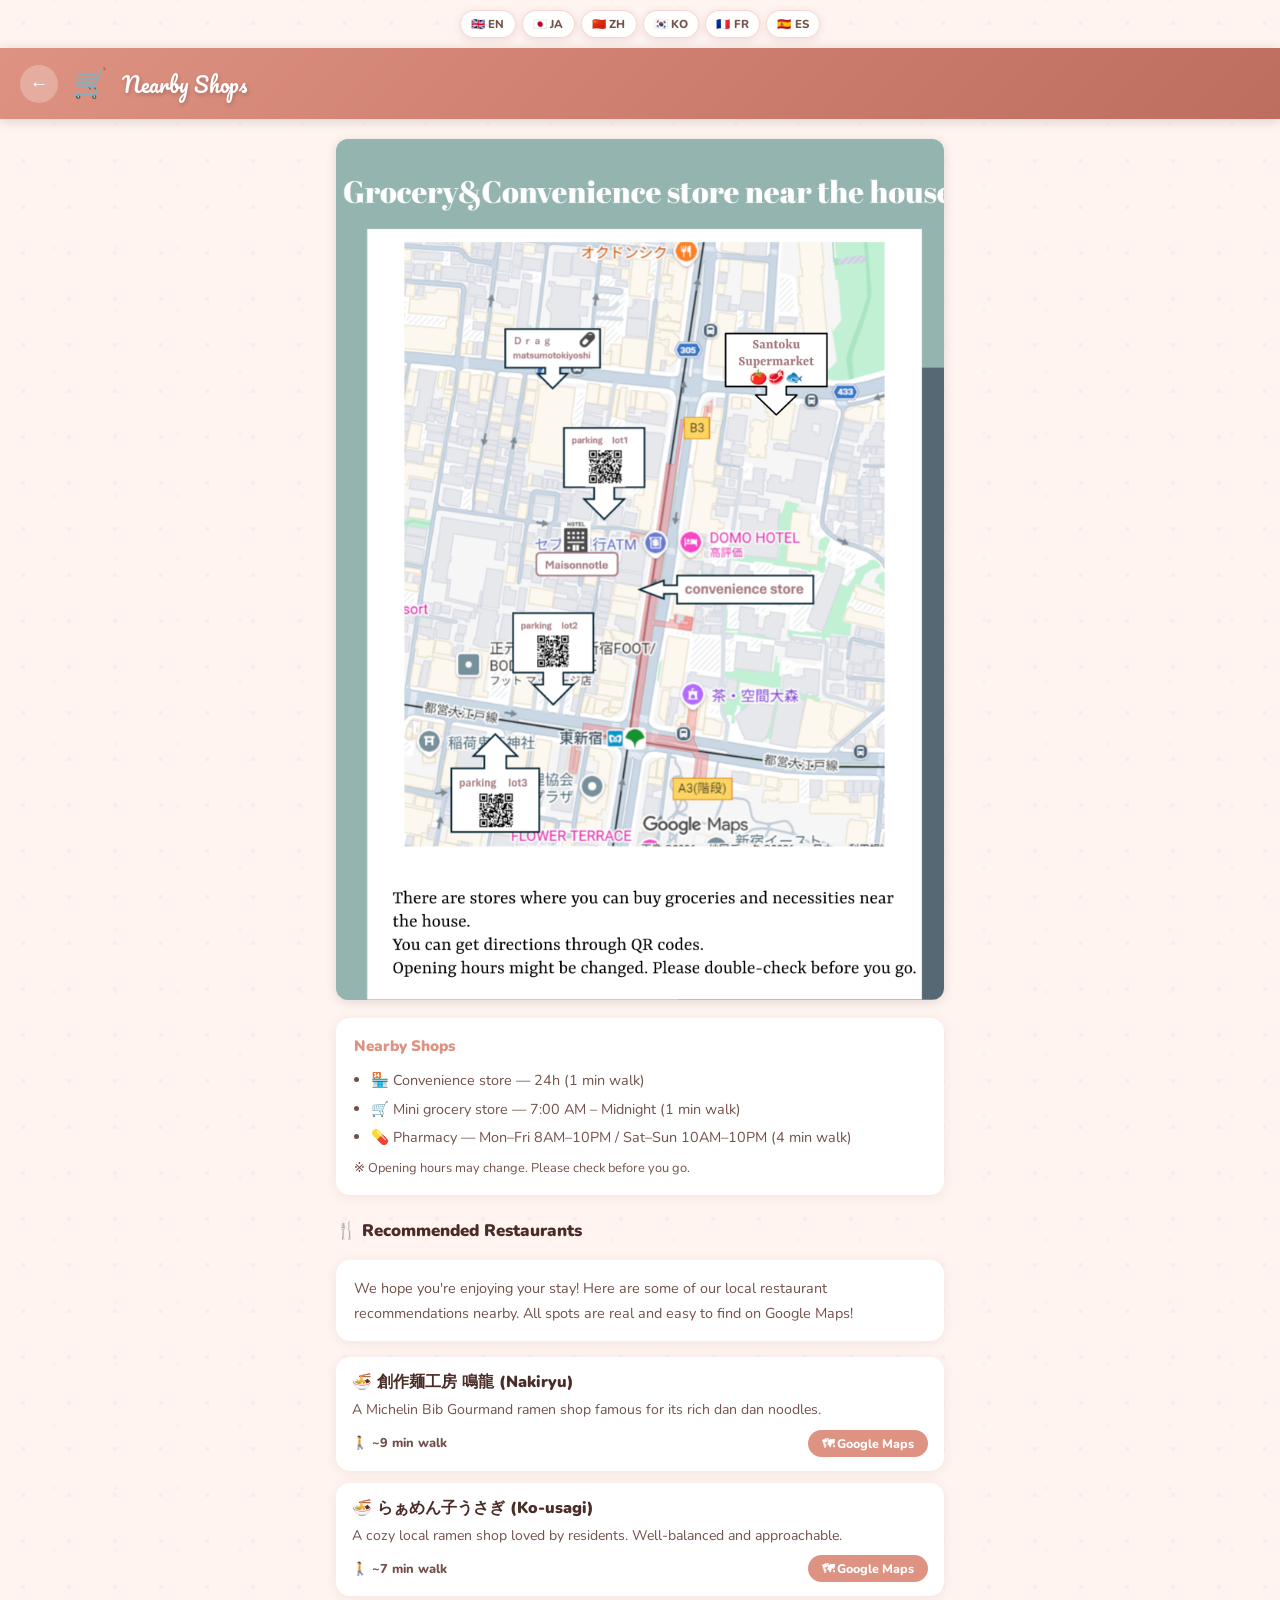
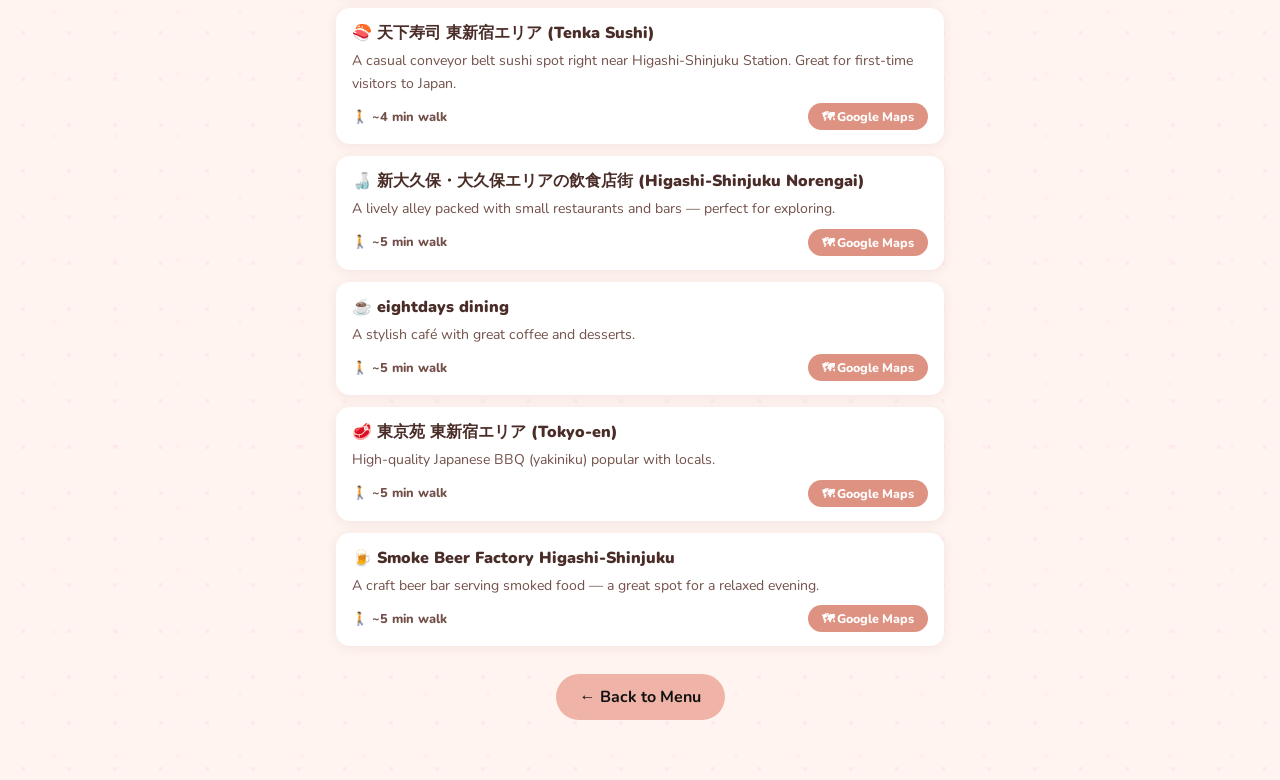
<file: nearby-shops/index.html>
<!DOCTYPE html>
<html lang="en">
<head>
<meta charset="UTF-8">
<link rel="icon" href="../index.html" rel="icon">
<meta name="viewport" content="width=device-width, initial-scale=1.0">
<title>Nearby Shops — Maison Notle 301</title>
<link href="https://fonts.googleapis.com/css2?family=Nunito:wght@600;700;800;900&family=Pacifico&display=swap" rel="stylesheet">
<style>
:root{--accent:#de9282;--accent-light:#efb4a7;--cream:#fff4ef;--text-dark:#4a2d28;--text-mid:#73504a;}
*{box-sizing:border-box;margin:0;padding:0;}
body{font-family:'Nunito',sans-serif;background:var(--cream);color:var(--text-dark);min-height:100vh;}
.lang-bar{display:flex;justify-content:center;gap:6px;padding:10px 16px;flex-wrap:wrap;background:var(--cream);}
.lang-btn{border:2px solid var(--accent-light);background:rgba(255,255,255,0.92);border-radius:50px;padding:4px 9px;font-family:'Nunito',sans-serif;font-size:0.72rem;font-weight:800;color:var(--text-mid);cursor:pointer;transition:all 0.2s;}
.lang-btn.active{background:var(--accent);border-color:var(--accent);color:#fff;}
.top-bar{background:linear-gradient(135deg,var(--accent) 0%,#bd6e5e 100%);padding:16px 20px;display:flex;align-items:center;gap:14px;position:sticky;top:0;z-index:10;box-shadow:0 2px 12px rgba(0,0,0,0.15);}
.back-btn{background:rgba(255,255,255,0.25);border:none;border-radius:50%;width:38px;height:38px;display:flex;align-items:center;justify-content:center;cursor:pointer;font-size:1.2rem;color:#fff;text-decoration:none;flex-shrink:0;transition:background 0.2s;}
.back-btn:hover{background:rgba(255,255,255,0.4);}
.top-title{font-family:'Pacifico',cursive;font-size:1.3rem;color:#fff;text-shadow:1px 2px 4px rgba(0,0,0,0.2);flex:1;}
.top-emoji{font-size:1.8rem;}
.content{padding:20px 16px 40px;max-width:640px;margin:0 auto;}
.back-footer{text-align:center;margin-top:28px;padding-bottom:20px;}
.back-footer a{display:inline-flex;align-items:center;gap:8px;color:#111;font-weight:700;font-size:1rem;text-decoration:none;background:var(--accent-light);padding:12px 24px;border-radius:50px;transition:opacity 0.2s;}
.back-footer a:hover{opacity:0.8;}

  /* text info card */
  .info-card {
    background: #fff;
    border-radius: 14px;
    padding: 16px 18px;
    margin: 18px 0;
    box-shadow: 0 2px 12px rgba(120,50,80,0.08);
    font-size: 0.9rem;
    line-height: 1.7;
    color: var(--text-mid);
  }
  .info-card h3 {
    font-size: 0.95rem;
    font-weight: 900;
    color: var(--accent);
    margin-bottom: 8px;
  }
  .info-card ul { padding-left: 1.2em; }
  .info-card li { margin-bottom: 4px; }
  .info-card .tel {
    font-size: 1.1rem;
    font-weight: 900;
    color: var(--text-dark);
    letter-spacing: 0.03em;
  }

  .resto-card {
    background: #fff;
    border-radius: 14px;
    padding: 14px 16px;
    margin-bottom: 12px;
    box-shadow: 0 2px 12px rgba(120,50,80,0.08);
  }
  .resto-card .resto-name {
    font-size: 1rem;
    font-weight: 900;
    color: var(--text-dark);
    margin-bottom: 6px;
  }
  .resto-card .resto-desc {
    font-size: 0.88rem;
    line-height: 1.6;
    color: var(--text-mid);
    margin-bottom: 8px;
  }
  .resto-card .resto-footer {
    display: flex;
    align-items: center;
    justify-content: space-between;
    flex-wrap: wrap;
    gap: 8px;
  }
  .resto-card .resto-walk {
    font-size: 0.8rem;
    font-weight: 800;
    color: var(--text-mid);
  }
  .resto-card .map-btn {
    display: inline-flex;
    align-items: center;
    gap: 5px;
    background: var(--accent);
    color: #fff;
    text-decoration: none;
    padding: 5px 14px;
    border-radius: 50px;
    font-size: 0.78rem;
    font-weight: 800;
    transition: opacity 0.2s;
  }
  .resto-card .map-btn:hover { opacity: 0.85; }
  .section-heading {
    font-size: 1.05rem;
    font-weight: 900;
    color: var(--text-dark);
    margin: 24px 0 12px;
    display: flex;
    align-items: center;
    gap: 8px;
  }
</style>
   <link rel="stylesheet" href="../assets/cute-pack.css">
   <link rel="stylesheet" href="../assets/i18n.css">
  <style id="cute-pack-theme">:root{--cp-chip-a:#fde8df;--cp-chip-b:#fdf1f7;--cp-hover-shadow:rgba(222,146,130,.18);--cp-dot-1:rgba(249,168,212,.12);}</style>
</head>
<body>
<div class="lang-bar">
  <button class="lang-btn" data-lang="en">🇬🇧 EN</button>
  <button class="lang-btn" data-lang="ja">🇯🇵 JA</button>
  <button class="lang-btn" data-lang="zh">🇨🇳 ZH</button>
  <button class="lang-btn" data-lang="ko">🇰🇷 KO</button>
  <button class="lang-btn" data-lang="fr">🇫🇷 FR</button>
  <button class="lang-btn" data-lang="es">🇪🇸 ES</button>
</div>
<div class="top-bar">
  <a href="../" class="back-btn">←</a>
  <span class="top-emoji">🛒</span>
  <div class="top-title" data-i18n="pageTitle">Nearby Shops</div>
</div>
<div class="content">
<img src="assets/maison-notle-nearby-map.png" alt="Map of grocery stores, convenience stores, pharmacies, and nearby parking around Maison Notle" style="width:100%;border-radius:12px;display:block;margin-bottom:16px;box-shadow:0 2px 12px rgba(0,0,0,0.12);">

<div class="info-card">
  <h3 data-i18n="shopsTitle">Nearby Shops</h3>
  <ul>
    <li data-i18n="shop1">🏪 Convenience store — 24h (1 min walk)</li>
    <li data-i18n="shop2">🛒 Mini grocery store — 7:00 AM – Midnight (1 min walk)</li>
    <li data-i18n="shop3">💊 Pharmacy — Mon–Fri 8AM–10PM / Sat–Sun 10AM–10PM (4 min walk)</li>
  </ul>
  <p style="font-size:0.8rem;margin-top:8px;color:var(--text-mid)" data-i18n="shopsNote">※ Opening hours may change. Please check before you go.</p>
</div>

  
<div class="section-heading" data-i18n="foodTitle">🍴 Recommended Restaurants</div>
<p class="info-card" style="margin-bottom:16px" data-i18n="foodIntro">We hope you're enjoying your stay! Here are some of our local restaurant recommendations nearby. All spots are real and easy to find on Google Maps!</p>

<div class="resto-card">
  <div class="resto-name">🍜 創作麺工房 鳴龍 (Nakiryu)</div>
  <div class="resto-desc" data-i18n="r1desc">A Michelin Bib Gourmand ramen shop famous for its rich dan dan noodles.</div>
  <div class="resto-footer">
    <span class="resto-walk" data-i18n="r1walk">🚶 ~9 min walk</span>
    <a class="map-btn" href="https://maps.app.goo.gl/WVBjNWxTcHKUfHWV8" target="_blank">🗺 Google Maps</a>
  </div>
</div>

<div class="resto-card">
  <div class="resto-name">🍜 らぁめん子うさぎ (Ko-usagi)</div>
  <div class="resto-desc" data-i18n="r2desc">A cozy local ramen shop loved by residents. Well-balanced and approachable.</div>
  <div class="resto-footer">
    <span class="resto-walk" data-i18n="r2walk">🚶 ~7 min walk</span>
    <a class="map-btn" href="https://maps.app.goo.gl/nQmdw5Br9cTRQNp7A" target="_blank">🗺 Google Maps</a>
  </div>
</div>

<div class="resto-card">
  <div class="resto-name">🍣 天下寿司 東新宿エリア (Tenka Sushi)</div>
  <div class="resto-desc" data-i18n="r3desc">A casual conveyor belt sushi spot right near Higashi-Shinjuku Station. Great for first-time visitors to Japan.</div>
  <div class="resto-footer">
    <span class="resto-walk" data-i18n="r3walk">🚶 ~4 min walk</span>
    <a class="map-btn" href="https://maps.app.goo.gl/CSxd9Yc1m8cXshnL9" target="_blank">🗺 Google Maps</a>
  </div>
</div>

<div class="resto-card">
  <div class="resto-name">🍶 新大久保・大久保エリアの飲食店街 (Higashi-Shinjuku Norengai)</div>
  <div class="resto-desc" data-i18n="r4desc">A lively alley packed with small restaurants and bars — perfect for exploring.</div>
  <div class="resto-footer">
    <span class="resto-walk" data-i18n="r4walk">🚶 ~5 min walk</span>
    <a class="map-btn" href="https://maps.app.goo.gl/pE5P45L822HVzyJc8" target="_blank">🗺 Google Maps</a>
  </div>
</div>

<div class="resto-card">
  <div class="resto-name">☕ eightdays dining</div>
  <div class="resto-desc" data-i18n="r5desc">A stylish café with great coffee and desserts.</div>
  <div class="resto-footer">
    <span class="resto-walk" data-i18n="r5walk">🚶 ~5 min walk</span>
    <a class="map-btn" href="https://maps.app.goo.gl/U9cCkkQMDLVsMKyY9" target="_blank">🗺 Google Maps</a>
  </div>
</div>

<div class="resto-card">
  <div class="resto-name">🥩 東京苑 東新宿エリア (Tokyo-en)</div>
  <div class="resto-desc" data-i18n="r6desc">High-quality Japanese BBQ (yakiniku) popular with locals.</div>
  <div class="resto-footer">
    <span class="resto-walk" data-i18n="r6walk">🚶 ~5 min walk</span>
    <a class="map-btn" href="https://maps.app.goo.gl/53NLtY3N6Rjjvd6YA" target="_blank">🗺 Google Maps</a>
  </div>
</div>

<div class="resto-card">
  <div class="resto-name">🍺 Smoke Beer Factory Higashi-Shinjuku</div>
  <div class="resto-desc" data-i18n="r7desc">A craft beer bar serving smoked food — a great spot for a relaxed evening.</div>
  <div class="resto-footer">
    <span class="resto-walk" data-i18n="r7walk">🚶 ~5 min walk</span>
    <a class="map-btn" href="https://maps.app.goo.gl/esUjKGbmfcbhQFCp6" target="_blank">🗺 Google Maps</a>
  </div>
</div>

  <div class="back-footer">
  <a href="../" data-i18n="backToMenu">← Back to Menu</a>
</div>
</div>
<script src="../assets/i18n.js" defer></script>
<script>
const S={'en':{pageTitle:'Nearby Shops',backToMenu:'← Back to Menu','foodTitle':'🍴 Recommended Restaurants','foodIntro':'We hope you're enjoying your stay! Here are some local restaurant recommendations. All spots are easy to find on Google Maps!','r1desc':'A Michelin Bib Gourmand ramen shop famous for its rich dan dan noodles.','r1walk':'🚶 ~9 min walk','r2desc':'A cozy local ramen shop loved by residents. Well-balanced and approachable.','r2walk':'🚶 ~7 min walk','r3desc':'A casual conveyor belt sushi spot near Higashi-Shinjuku Station. Great for first-time visitors to Japan.','r3walk':'🚶 ~4 min walk','r4desc':'A lively alley packed with small restaurants and bars — perfect for exploring.','r4walk':'🚶 ~5 min walk','r5desc':'A stylish café with great coffee and desserts.','r5walk':'🚶 ~5 min walk','r6desc':'High-quality Japanese BBQ (yakiniku) popular with locals.','r6walk':'🚶 ~5 min walk','r7desc':'A craft beer bar serving smoked food — great for a relaxed evening.','r7walk':'🚶 ~5 min walk'}, 'ja':{pageTitle:'周辺スポット',backToMenu:'← メニューへ戻る','foodTitle':'🍴 おすすめグルメ','foodIntro':'ご滞在をお楽しみいただけていれば幸いです！周辺のおすすめグルメをご紹介します🍴','r1desc':'ミシュラン・ビブグルマン掲載の有名ラーメン店。濃厚な旦旦麺が特に人気です。','r1walk':'🚶 徒歩約9分','r2desc':'地元住民に愛される居心地の良いラーメン店。バランスが取れた親しみやすいお店。','r2walk':'🚶 徒歩約7分','r3desc':'東新宿駅のすぐそばにある回転寿司。日本初訪問の方にも最適なお手頃な寿司体験。','r3walk':'🚶 徒歩約4分','r4desc':'小さなレストランやバーが並ぶ人気の路地。探索するのに最適なエリアです。','r4walk':'🚶 徒歩約5分','r5desc':'おいしいコーヒーとデザートが楽しめるおしゃれなカフェ。','r5walk':'🚶 徒歩約5分','r6desc':'地元の人たちに人気の高品質な和風焼肉店。','r6walk':'🚶 徒歩約5分','r7desc':'スモーク料理が楽しめるクラフトビールバー。夜のひとときにぴったり。','r7walk':'🚶 徒歩約5分'}, 'zh':{pageTitle:'附近商店',backToMenu:'← 返回菜单','foodTitle':'🍴 美食推荐','foodIntro':'希望您正在享受愉快的住宿！以下是我们推荐的附近美食，所有餐厅都可以在Google地图上找到！','r1desc':'米其林必比登推荐拉面店，以浓郁的担担面闻名。','r1walk':'🚶 步行约9分钟','r2desc':'深受当地居民喜爱的温馨拉面店，口味均衡亲切。','r2walk':'🚶 步行约7分钟','r3desc':'紧邻东新宿站的休闲回转寿司，特别适合初次来日本的旅客。','r3walk':'🚶 步行约4分钟','r4desc':'充满小餐厅和酒吧的热闹小巷，非常适合探索。','r4walk':'🚶 步行约5分钟','r5desc':'提供优质咖啡和甜点的时尚咖啡馆。','r5walk':'🚶 步行约5分钟','r6desc':'深受当地人喜爱的高品质日式烤肉店。','r6walk':'🚶 步行约5分钟','r7desc':'供应烟熏美食的精酿啤酒酒吧，是放松夜晚的好去处。','r7walk':'🚶 步行约5分钟'}, 'ko':{pageTitle:'근처 상점',backToMenu:'← 메뉴로 돌아가기','foodTitle':'🍴 맛집 추천','foodIntro':'즐거운 숙박이 되고 있으면 좋겠습니다! 주변 맛집을 소개해드립니다🍴','r1desc':'미쉐린 빕 구르망에 선정된 유명 라멘 가게. 진한 단단면이 특히 인기입니다.','r1walk':'🚶 도보 약 9분','r2desc':'지역 주민들이 사랑하는 아늑한 라멘 가게. 균형 잡힌 맛으로 누구나 즐길 수 있습니다.','r2walk':'🚶 도보 약 7분','r3desc':'히가시신주쿠역 바로 옆의 캐주얼한 회전초밥집. 일본 첫 방문자에게 추천합니다.','r3walk':'🚶 도보 약 4분','r4desc':'작은 식당과 바가 가득한 인기 골목. 탐색하기에 딱 좋습니다.','r4walk':'🚶 도보 약 5분','r5desc':'맛있는 커피와 디저트를 즐길 수 있는 세련된 카페.','r5walk':'🚶 도보 약 5분','r6desc':'지역 주민들에게 인기 있는 고품질 야키니쿠 식당.','r6walk':'🚶 도보 약 5분','r7desc':'훈제 요리를 즐길 수 있는 크래프트 맥주 바. 느긋한 저녁에 딱입니다.','r7walk':'🚶 도보 약 5분'}, 'fr':{pageTitle:'Commerces proches',backToMenu:'← Retour au menu','foodTitle':'🍴 Restaurants recommandés','foodIntro':'Nous esperons que vous profitez de votre sejour ! Voici quelques restaurants locaux recommandes. Tous se trouvent facilement sur Google Maps !','r1desc':'Un restaurant de ramen Michelin Bib Gourmand, repute pour ses riches dan dan noodles.','r1walk':'🚶 ~9 min a pied','r2desc':'Un restaurant de ramen cosy apprécie des habitants. Saveurs equilibrees et accessible.','r2walk':'🚶 ~7 min a pied','r3desc':'Un restaurant de sushis sur tapis roulant pres de la gare d'Higashi-Shinjuku. Ideal pour une premiere visite au Japon.','r3walk':'🚶 ~4 min a pied','r4desc':'Une ruelle animee pleine de petits restaurants et bars — parfait pour explorer.','r4walk':'🚶 ~5 min a pied','r5desc':'Un cafe tendance avec de bons cafes et desserts.','r5walk':'🚶 ~5 min a pied','r6desc':'Barbecue japonais (yakiniku) de haute qualite, populaire parmi les locaux.','r6walk':'🚶 ~5 min a pied','r7desc':'Un bar a bieres artisanales avec plats fumes — ideal pour une soiree detendue.','r7walk':'🚶 ~5 min a pied'}, 'es':{pageTitle:'Tiendas cercanas',backToMenu:'← Volver al menú','foodTitle':'🍴 Restaurantes recomendados','foodIntro':'Esperamos que este disfrutando de su estancia! Aqui hay algunos restaurantes locales que le recomendamos. Todos son faciles de encontrar en Google Maps!','r1desc':'Un restaurante de ramen Michelin Bib Gourmand, famoso por sus ricos fideos dan dan.','r1walk':'🚶 ~9 min a pie','r2desc':'Un acogedor restaurante de ramen local muy querido por los vecinos.','r2walk':'🚶 ~7 min a pie','r3desc':'Un sushi de cinta transportadora casual junto a la estacion Higashi-Shinjuku. Ideal para quienes visitan Japon por primera vez.','r3walk':'🚶 ~4 min a pie','r4desc':'Un animado callejon lleno de pequenos restaurantes y bares, perfecto para explorar.','r4walk':'🚶 ~5 min a pie','r5desc':'Un elegante cafe con excelente cafe y postres.','r5walk':'🚶 ~5 min a pie','r6desc':'Barbacoa japonesa (yakiniku) de alta calidad, popular entre los locales.','r6walk':'🚶 ~5 min a pie','r7desc':'Un bar de cerveza artesanal con comida ahumada — un gran lugar para una velada relajada.','r7walk':'🚶 ~5 min a pie'}};
document.addEventListener('DOMContentLoaded',()=>{ I18N.init({ strings: S }); });
</script>
  <script src="../assets/cute-pack.js" defer></script>
</body>
</html>
</file>
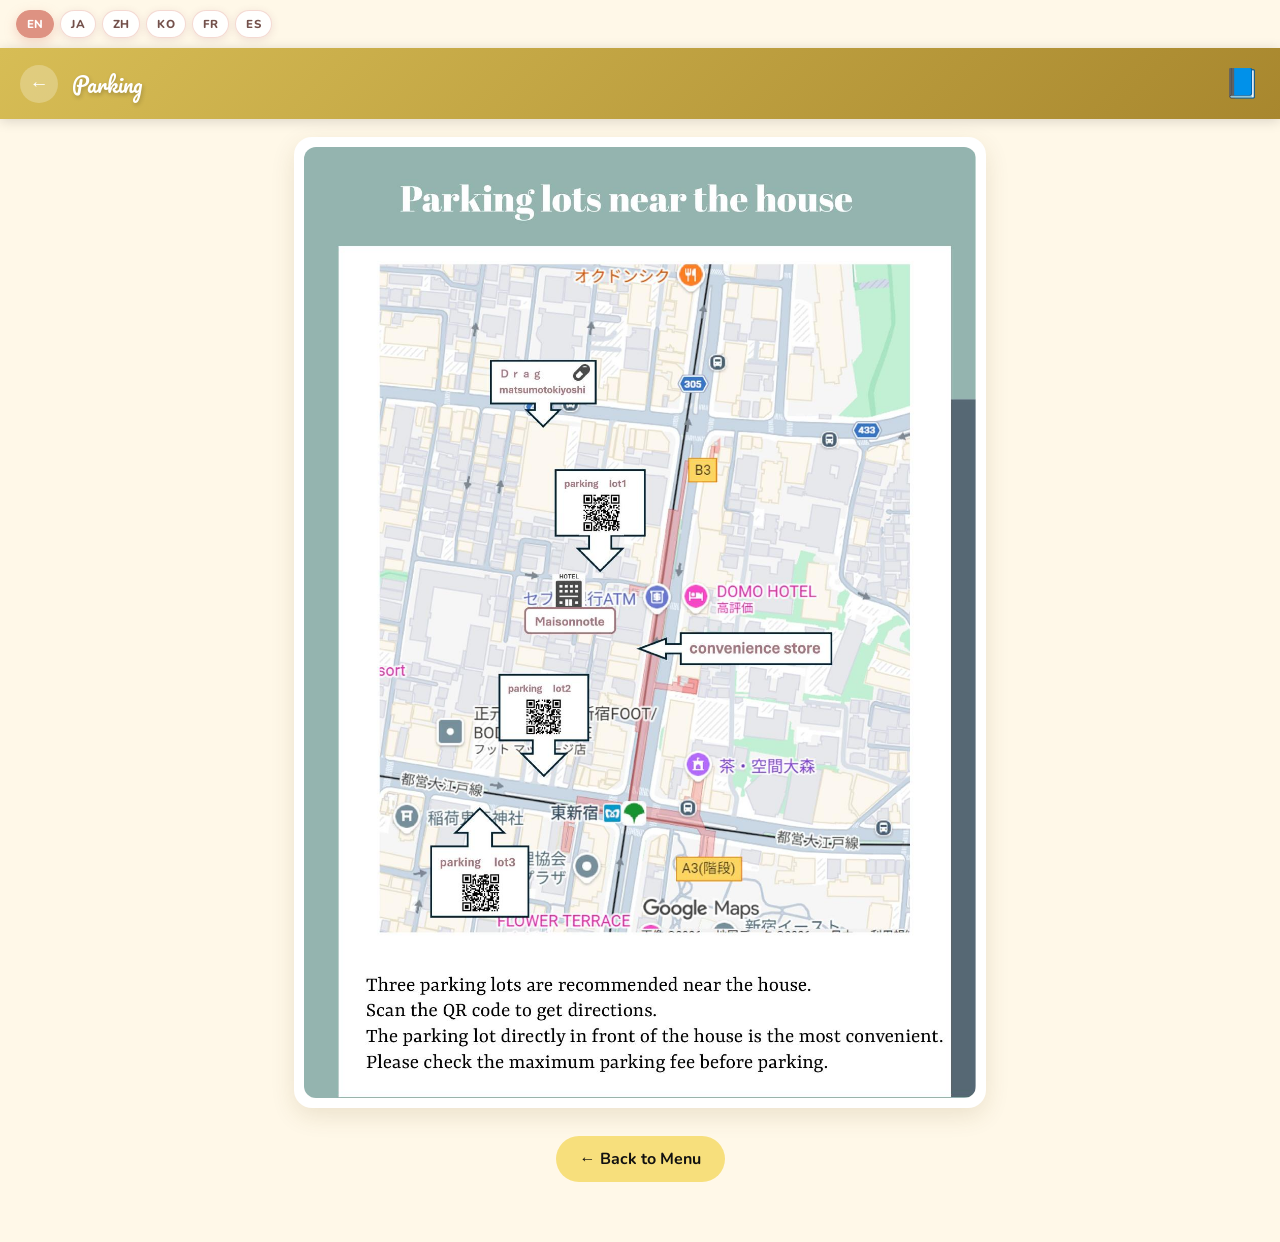
<file: parking/index.html>
<!DOCTYPE html>
<html lang="en">
<head>
<meta charset="UTF-8">
<meta name="viewport" content="width=device-width, initial-scale=1.0">
<title>Parking - Maison Notle 301</title>
<link href="https://fonts.googleapis.com/css2?family=Nunito:wght@600;700;800;900&family=Pacifico&display=swap" rel="stylesheet">
<link rel="stylesheet" href="../assets/cute-pack.css">
<link rel="stylesheet" href="../assets/i18n.css">
<style>
:root{--accent:#d7bd55;--accent-dark:#a8872e;--accent-light:#f7df7c;--cream:#fff8e8;--text-dark:#4a3b16;}
*{box-sizing:border-box;margin:0;padding:0;}
body{font-family:'Nunito',sans-serif;background:var(--cream);color:var(--text-dark);min-height:100vh;}
.top-bar{background:linear-gradient(135deg,var(--accent) 0%,var(--accent-dark) 100%);padding:16px 20px;display:flex;align-items:center;gap:14px;position:sticky;top:0;z-index:10;box-shadow:0 2px 12px rgba(0,0,0,0.15);}
.back-btn{background:rgba(255,255,255,0.25);border:none;border-radius:50%;width:38px;height:38px;display:flex;align-items:center;justify-content:center;cursor:pointer;font-size:1.2rem;color:#fff;text-decoration:none;flex-shrink:0;transition:background 0.2s;}
.back-btn:hover{background:rgba(255,255,255,0.4);}
.top-title{font-family:'Pacifico',cursive;font-size:1.3rem;color:#fff;text-shadow:1px 2px 4px rgba(0,0,0,0.2);flex:1;}
.top-emoji{font-size:1.8rem;}
.content{padding:18px 14px 40px;max-width:720px;margin:0 auto;}
.guide-stack{display:flex;flex-direction:column;gap:20px;}
.guide-card{background:#fff;border-radius:18px;padding:10px;box-shadow:0 8px 24px rgba(92,64,12,0.12);}
.guide-image{width:100%;display:block;border-radius:12px;}
.back-footer{text-align:center;margin-top:28px;padding-bottom:20px;}
.back-footer a{display:inline-flex;align-items:center;gap:8px;color:#111;font-weight:700;font-size:1rem;text-decoration:none;background:var(--accent-light);padding:12px 24px;border-radius:50px;transition:opacity 0.2s;}
.back-footer a:hover{opacity:0.8;}
</style>
</head>
<body>
<div class="lang-bar">
  <button class="lang-btn" data-lang="en">EN</button>
  <button class="lang-btn" data-lang="ja">JA</button>
  <button class="lang-btn" data-lang="zh">ZH</button>
  <button class="lang-btn" data-lang="ko">KO</button>
  <button class="lang-btn" data-lang="fr">FR</button>
  <button class="lang-btn" data-lang="es">ES</button>
</div>
<div class="top-bar">
  <a class="back-btn" href="../">&larr;</a>
  <div class="top-title" data-i18n="pageTitle">Parking</div>
  <div class="top-emoji">📘</div>
</div>
<main class="content">
  <section class="guide-stack">
    <figure class="guide-card"><img src="./assets/parking-guide.jpg" alt="Parking page 1" class="guide-image"></figure>
  </section>
  <div class="back-footer"><a href="../" data-i18n="backToMenu">&larr; Back to Menu</a></div>
</main>
<script src="../assets/i18n.js" defer></script>
<script>
const S={
  en:{pageTitle:'Parking',backToMenu:'← Back to Menu'},
  ja:{pageTitle:'駐車場',backToMenu:'← メニューへ戻る'},
  zh:{pageTitle:'停车场',backToMenu:'← 返回菜单'},
  ko:{pageTitle:'주차장',backToMenu:'← 메뉴로 돌아가기'},
  fr:{pageTitle:'Parking',backToMenu:'← Retour au menu'},
  es:{pageTitle:'Aparcamiento',backToMenu:'← Volver al menú'}
};
document.addEventListener('DOMContentLoaded',()=>{ I18N.init({ strings: S }); });
</script>
</body>
</html>
</file>
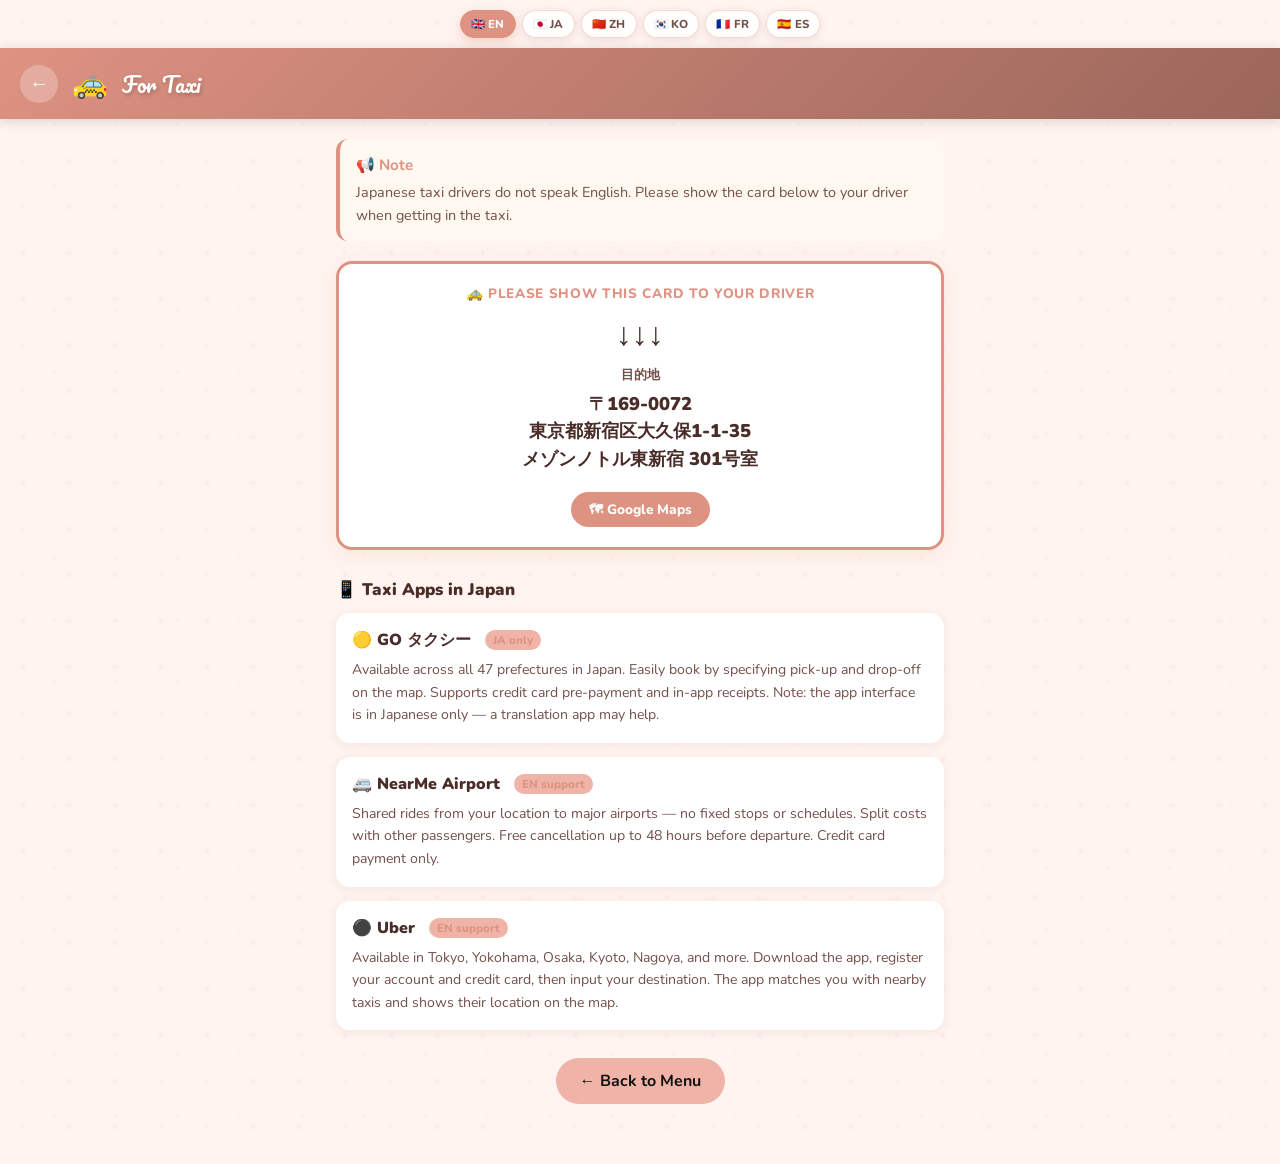
<file: taxi/index.html>
<!DOCTYPE html>
<html lang="en">
<head>
<meta charset="UTF-8">
<link rel="icon" href="data:image/svg+xml,<svg xmlns='http://www.w3.org/2000/svg' viewBox='0 0 32 32'><rect width='32' height='32' rx='10' fill='%23fff1f6'/><rect x='20' y='7' width='3' height='6' rx='1.5' fill='none' stroke='%23d9467d' stroke-width='1.6'/><path d='M5,17 Q5,15 7,14 L16,6 L25,14 Q27,15 27,17 Z' fill='none' stroke='%23d9467d' stroke-width='2' stroke-linejoin='round' stroke-linecap='round'/><rect x='7' y='16' width='18' height='11' rx='2.5' fill='none' stroke='%23d9467d' stroke-width='2'/><path d='M14,27 L14,22 Q14,19.5 16,19.5 Q18,19.5 18,22 L18,27' fill='none' stroke='%23d9467d' stroke-width='1.6'/><circle cx='10.5' cy='21' r='2' fill='none' stroke='%23d9467d' stroke-width='1.5'/><circle cx='21.5' cy='21' r='2' fill='none' stroke='%23d9467d' stroke-width='1.5'/></svg>">
<meta name="viewport" content="width=device-width, initial-scale=1.0">
<title>For Taxi — Maison Notle 301</title>
<link href="https://fonts.googleapis.com/css2?family=Nunito:wght@600;700;800;900&family=Pacifico&display=swap" rel="stylesheet">
<style>
  :root {
    --accent: #de9282;
    --accent-light: #efb4a7;
    --cream: #fff4ef;
    --text-dark: #4a2d28;
    --text-mid: #73504a;
  }
  * { box-sizing: border-box; margin: 0; padding: 0; }
  body { font-family: 'Nunito', sans-serif; background: var(--cream); color: var(--text-dark); min-height: 100vh; }
  .top-bar {
    background: linear-gradient(135deg, var(--accent) 0%, color-mix(in srgb, var(--accent) 70%, black) 100%);
    padding: 16px 20px;
    display: flex;
    align-items: center;
    gap: 14px;
    position: sticky;
    top: 0;
    z-index: 10;
    box-shadow: 0 2px 12px rgba(0,0,0,0.15);
  }
  .back-btn {
    background: rgba(255,255,255,0.25);
    border: none;
    border-radius: 50%;
    width: 38px; height: 38px;
    display: flex; align-items: center; justify-content: center;
    cursor: pointer;
    font-size: 1.2rem;
    color: #fff;
    text-decoration: none;
    flex-shrink: 0;
    transition: background 0.2s;
  }
  .back-btn:hover { background: rgba(255,255,255,0.4); }
  .top-title {
    font-family: 'Pacifico', cursive;
    font-size: 1.3rem;
    color: #fff;
    text-shadow: 1px 2px 4px rgba(0,0,0,0.2);
    flex: 1;
  }
  .top-emoji { font-size: 1.8rem; }
  .content { padding: 20px 16px 40px; max-width: 640px; margin: 0 auto; }
  .back-footer {
    text-align: center;
    margin-top: 28px;
    padding-bottom: 20px;
  }
  .back-footer a {
    display: inline-flex;
    align-items: center;
    gap: 8px;
    color: #111;
    font-weight: 700;
    font-size: 1rem;
    text-decoration: none;
    background: var(--accent-light);
    padding: 12px 24px;
    border-radius: 50px;
    transition: opacity 0.2s;
  }
  .back-footer a:hover { opacity: 0.8; }

  /* lang-bar */
  .lang-bar {
    display: flex;
    justify-content: center;
    gap: 6px;
    padding: 10px 16px;
    flex-wrap: wrap;
    background: var(--cream);
  }
  .lang-btn {
    border: 2px solid var(--accent-light);
    background: rgba(255,255,255,0.92);
    backdrop-filter: blur(6px);
    border-radius: 50px;
    padding: 4px 9px;
    font-family: 'Nunito', sans-serif;
    font-size: 0.72rem;
    font-weight: 800;
    color: var(--text-mid);
    cursor: pointer;
    transition: all 0.2s;
    box-shadow: 0 2px 8px rgba(120,50,80,0.12);
  }
  .lang-btn.active {
    background: var(--accent);
    border-color: var(--accent);
    color: #fff;
  }
  .lang-btn:hover:not(.active) {
    border-color: var(--accent);
    color: var(--accent);
  }

  /* note box */
  .note-box {
    background: #fff8f0;
    border-left: 4px solid var(--accent);
    border-radius: 12px;
    padding: 14px 16px;
    margin-bottom: 20px;
    font-size: 0.9rem;
    line-height: 1.6;
    color: var(--text-mid);
  }
  .note-box strong {
    color: var(--accent);
    display: block;
    margin-bottom: 4px;
    font-size: 0.95rem;
  }

  /* driver card */
  .driver-card {
    background: #fff;
    border: 3px solid var(--accent);
    border-radius: 16px;
    padding: 20px;
    margin-bottom: 24px;
    text-align: center;
    box-shadow: 0 4px 20px rgba(222,146,130,0.15);
  }
  .driver-card .driver-label {
    font-size: 0.85rem;
    font-weight: 800;
    color: var(--accent);
    text-transform: uppercase;
    letter-spacing: 0.05em;
    margin-bottom: 10px;
  }
  .driver-card .arrow-down {
    font-size: 2rem;
    display: block;
    margin-bottom: 10px;
  }
  .driver-card .destination {
    font-size: 1.15rem;
    font-weight: 900;
    color: var(--text-dark);
    line-height: 1.5;
    margin-bottom: 8px;
  }
  .driver-card .destination .address-label {
    font-size: 0.8rem;
    font-weight: 700;
    color: var(--text-mid);
    display: block;
    margin-bottom: 4px;
  }
  .driver-card .map-link {
    display: inline-flex;
    align-items: center;
    gap: 6px;
    margin-top: 12px;
    background: var(--accent);
    color: #fff;
    text-decoration: none;
    padding: 8px 18px;
    border-radius: 50px;
    font-size: 0.85rem;
    font-weight: 800;
    transition: opacity 0.2s;
  }
  .driver-card .map-link:hover { opacity: 0.85; }

  /* section heading */
  .section-heading {
    font-size: 1.05rem;
    font-weight: 900;
    color: var(--text-dark);
    margin: 28px 0 12px;
    display: flex;
    align-items: center;
    gap: 8px;
  }

  /* app card */
  .app-card {
    background: #fff;
    border-radius: 14px;
    padding: 16px;
    margin-bottom: 14px;
    box-shadow: 0 2px 12px rgba(120,50,80,0.08);
  }
  .app-card .app-name {
    font-size: 1rem;
    font-weight: 900;
    color: var(--text-dark);
    margin-bottom: 8px;
    display: flex;
    align-items: center;
    gap: 8px;
  }
  .app-card .app-body {
    font-size: 0.88rem;
    line-height: 1.6;
    color: var(--text-mid);
  }
  .app-card .app-tag {
    display: inline-block;
    background: var(--accent-light);
    color: var(--accent);
    font-size: 0.72rem;
    font-weight: 800;
    border-radius: 50px;
    padding: 2px 8px;
    margin-left: 6px;
  }
</style>
  <link rel="stylesheet" href="../assets/cute-pack.css">
  <link rel="stylesheet" href="../assets/i18n.css">
  <style id="cute-pack-theme">:root{--cp-chip-a:#fde8df;--cp-chip-b:#fdf1f7;--cp-hover-shadow:rgba(222,146,130,.18);--cp-dot-1:rgba(249,168,212,.12);}</style>
</head>
<body>
<div class="lang-bar">
  <button class="lang-btn" data-lang="en">🇬🇧 EN</button>
  <button class="lang-btn" data-lang="ja">🇯🇵 JA</button>
  <button class="lang-btn" data-lang="zh">🇨🇳 ZH</button>
  <button class="lang-btn" data-lang="ko">🇰🇷 KO</button>
  <button class="lang-btn" data-lang="fr">🇫🇷 FR</button>
  <button class="lang-btn" data-lang="es">🇪🇸 ES</button>
</div>
<div class="top-bar">
  <a href="../" class="back-btn">←</a>
  <span class="top-emoji">🚕</span>
  <div class="top-title" data-i18n="pageTitle">For Taxi</div>
</div>

<div class="content">

  <!-- Note to guest -->
  <div class="note-box">
    <strong data-i18n="noteTitle">📢 Note</strong>
    <span data-i18n="noteBody">Japanese taxi drivers do not speak English. Please show the card below to your driver when getting in the taxi.</span>
  </div>

  <!-- Driver card (日本語固定 — 運転手に見せる用) -->
  <div class="driver-card">
    <div class="driver-label" data-i18n="driverLabel">🚕 以下を運転手の方にお見せください</div>
    <span class="arrow-down">↓↓↓</span>
    <div class="destination">
      <span class="address-label">目的地</span>
      〒169-0072<br>
      東京都新宿区大久保1-1-35<br>
      メゾンノトル東新宿 301号室</div>
    <a class="map-link" href="https://maps.google.com/?q=東京都新宿区大久保1-1-35+メゾンノトル東新宿+301号室" target="_blank">
      🗺 Google Maps
    </a>
  </div>

  <!-- Taxi apps -->
  <div class="section-heading" data-i18n="appsTitle">📱 Taxi Apps in Japan</div>

  <div class="app-card">
    <div class="app-name">🟡 GO タクシー <span class="app-tag" data-i18n="jaOnly">JA only</span></div>
    <div class="app-body" data-i18n="goBody">Available across all 47 prefectures in Japan. Easily book by specifying pick-up and drop-off on the map. Supports credit card pre-payment and in-app receipts. Note: the app interface is in Japanese only — a translation app may help.</div>
  </div>

  <div class="app-card">
    <div class="app-name">🚐 NearMe Airport <span class="app-tag" data-i18n="enSupport">EN support</span></div>
    <div class="app-body" data-i18n="nearmeBody">Shared rides from your location to major airports — no fixed stops or schedules. Split costs with other passengers. Free cancellation up to 48 hours before departure. Credit card payment only.</div>
  </div>

  <div class="app-card">
    <div class="app-name">⚫ Uber <span class="app-tag" data-i18n="enSupport2">EN support</span></div>
    <div class="app-body" data-i18n="uberBody">Available in Tokyo, Yokohama, Osaka, Kyoto, Nagoya, and more. Download the app, register your account and credit card, then input your destination. The app matches you with nearby taxis and shows their location on the map.</div>
  </div>

  <div class="back-footer">
    <a href="../" data-i18n="backToMenu">← Back to Menu</a>
  </div>
</div>

<script src="../assets/i18n.js" defer></script>
<script>
const STRINGS = {
  en: {
    pageTitle: 'For Taxi',
    noteTitle: '📢 Note',
    noteBody: 'Japanese taxi drivers do not speak English. Please show the card below to your driver when getting in the taxi.',
    appsTitle: '📱 Taxi Apps in Japan',
    goBody: 'Available across all 47 prefectures in Japan. Easily book by specifying pick-up and drop-off on the map. Supports credit card pre-payment and in-app receipts. Note: the app interface is in Japanese only — a translation app may help.',
    nearmeBody: 'Shared rides from your location to major airports — no fixed stops or schedules. Split costs with other passengers. Free cancellation up to 48 hours before departure. Credit card payment only.',
    uberBody: 'Available in Tokyo, Yokohama, Osaka, Kyoto, Nagoya, and more. Download the app, register your account and credit card, then input your destination. The app matches you with nearby taxis and shows their location on the map.',
    jaOnly: 'JA only',
    enSupport: 'EN support',
    enSupport2: 'EN support',
    driverLabel: '🚕 Please show this card to your driver',
    backToMenu: '← Back to Menu',
  },
  ja: {
    pageTitle: 'タクシー利用案内',
    noteTitle: '📢 ご案内',
    noteBody: '日本のタクシー運転手は英語を話しません。乗車時に以下のカードを運転手にお見せください。',
    appsTitle: '📱 タクシーアプリ',
    goBody: '全国47都道府県で利用可能。地図上で乗降場所を指定して簡単予約。クレジットカード事前決済・アプリ内領収書に対応しています。',
    nearmeBody: '指定場所から主要空港まで乗合タクシー。乗合で料金を分担。出発48時間前まで無料キャンセル可。クレジットカード払いのみ。',
    uberBody: '東京・横浜・大阪・京都・名古屋などで利用可能。アプリをダウンロードしてアカウントを作成し、目的地を入力するだけ。近くのタクシーとマッチングされます。',
    jaOnly: '日本語のみ',
    enSupport: '英語対応',
    enSupport2: '英語対応',
    driverLabel: '🚕 以下を運転手の方にお見せください',
    backToMenu: '← メニューへ戻る',
  },
  zh: {
    pageTitle: '出租车指南',
    noteTitle: '📢 提示',
    noteBody: '日本出租车司机不会说英语。上车时请将以下卡片出示给司机。',
    appsTitle: '📱 日本打车应用',
    goBody: '覆盖日本全部47个都道府县。在地图上指定上下车地点即可轻松预约。支持信用卡预付款和应用内收据。注意：界面仅有日语，可能需要翻译软件辅助。',
    nearmeBody: '从指定地点到主要机场的拼车服务，无需等待固定班次。可与其他乘客分摊费用。出发48小时前可免费取消。仅支持信用卡付款。',
    uberBody: '可在东京、横滨、大阪、京都、名古屋等城市使用。下载应用并注册账户和信用卡信息，输入目的地，应用将为您匹配附近的出租车。',
    jaOnly: '仅日语',
    enSupport: '支持英语',
    enSupport2: '支持英语',
    driverLabel: '🚕 请将此卡片出示给司机',
    backToMenu: '← 返回菜单',
  },
  ko: {
    pageTitle: '택시 안내',
    noteTitle: '📢 안내',
    noteBody: '일본 택시 기사는 영어를 하지 못합니다. 승차 시 아래 카드를 기사에게 보여주세요.',
    appsTitle: '📱 일본 택시 앱',
    goBody: '일본 전국 47개 도도부현에서 이용 가능. 지도에서 승하차 위치를 지정해 간편 예약. 신용카드 선결제 및 앱 내 영수증 지원. 앱 인터페이스는 일본어 전용.',
    nearmeBody: '지정 장소에서 주요 공항까지 합승 서비스. 다른 승객과 요금 분담 가능. 출발 48시간 전까지 무료 취소. 신용카드 결제만 가능.',
    uberBody: '도쿄, 요코하마, 오사카, 교토, 나고야 등에서 이용 가능. 앱을 다운로드하고 계정 및 신용카드를 등록한 후 목적지를 입력하면 근처 택시와 연결됩니다.',
    jaOnly: '일본어 전용',
    enSupport: '영어 지원',
    enSupport2: '영어 지원',
    driverLabel: '🚕 이 카드를 기사님께 보여주세요',
    backToMenu: '← 메뉴로 돌아가기',
  },
  fr: {
    pageTitle: 'Guide Taxi',
    noteTitle: '📢 Note',
    noteBody: 'Les chauffeurs de taxi japonais ne parlent pas anglais. Montrez la carte ci-dessous à votre chauffeur en montant dans le taxi.',
    appsTitle: '📱 Applications de taxi au Japon',
    goBody: 'Disponible dans les 47 préfectures du Japon. Réservez facilement en indiquant les points de prise en charge et de dépose sur la carte. Paiement par carte bancaire disponible. Interface en japonais uniquement.',
    nearmeBody: "Trajets partagés depuis votre emplacement vers les grands aéroports. Partagez les frais avec d'autres passagers. Annulation gratuite jusqu'à 48h avant le départ. Paiement par carte uniquement.",
    uberBody: "Disponible à Tokyo, Yokohama, Osaka, Kyoto, Nagoya et plus. Téléchargez l'appli, créez un compte et ajoutez votre carte bancaire, puis saisissez votre destination.",
    jaOnly: 'JA uniquement',
    enSupport: 'Support EN',
    enSupport2: 'Support EN',
    driverLabel: '🚕 Veuillez montrer cette carte à votre chauffeur',
    backToMenu: '← Retour au menu',
  },
  es: {
    pageTitle: 'Guía de Taxi',
    noteTitle: '📢 Nota',
    noteBody: 'Los taxistas japoneses no hablan inglés. Muestre la tarjeta de abajo a su conductor al subir al taxi.',
    appsTitle: '📱 Apps de taxi en Japón',
    goBody: 'Disponible en las 47 prefecturas de Japón. Reserve fácilmente especificando los puntos de recogida y destino en el mapa. Acepta pago con tarjeta de crédito. Interfaz solo en japonés.',
    nearmeBody: 'Viajes compartidos desde su ubicación a los principales aeropuertos. Comparta el coste con otros pasajeros. Cancelación gratuita hasta 48 horas antes. Solo pago con tarjeta.',
    uberBody: 'Disponible en Tokio, Yokohama, Osaka, Kioto, Nagoya y más. Descargue la app, registre su cuenta y tarjeta, luego ingrese su destino.',
    jaOnly: 'Solo JA',
    enSupport: 'Soporte EN',
    enSupport2: 'Soporte EN',
    driverLabel: '🚕 Por favor muestre esta tarjeta a su conductor',
    backToMenu: '← Volver al menú',
  },
};
document.addEventListener('DOMContentLoaded',()=>{ I18N.init({ strings: STRINGS }); });
</script>
  <script src="../assets/cute-pack.js" defer></script>
</body>
</html>
</file>
<file: assets/cute-pack.css>
/* ==== Cute Pack: shared lightweight decorations (no deps) ==== */
:root {
  --cp-chip-a: #eaf6ff;
  --cp-chip-b: #fdf1f7;
  --cp-hover-shadow: rgba(80, 140, 200, .18);
  --cp-dot-1: rgba(140, 190, 240, .10);
  --cp-dot-2: rgba(255, 170, 200, .08);
  --cp-sparkle: #ffb6d1;
}

@media (prefers-reduced-motion: no-preference) {
  .hero-house,
  .hero .mark,
  header.hero .mark,
  body:not(.cp-emergency) .top-emoji,
  body:not(.cp-emergency) .top h1 span[aria-hidden="true"] {
    display: inline-block;
    animation: cp-bob 3s ease-in-out infinite;
    will-change: transform;
  }

  @keyframes cp-bob {
    0%, 100% { transform: translateY(0) rotate(-2deg); }
    50% { transform: translateY(-8px) rotate(2deg); }
  }

  .pl-icon {
    display: inline-block;
    animation: cp-wiggle 4s ease-in-out infinite;
    will-change: transform;
  }

  .pl-btn:nth-child(2) .pl-icon { animation-delay: .6s; }
  .pl-btn:nth-child(3) .pl-icon { animation-delay: 1.2s; }
  .pl-btn:nth-child(4) .pl-icon { animation-delay: 1.8s; }

  @keyframes cp-wiggle {
    0%, 88%, 100% { transform: rotate(0); }
    90% { transform: rotate(-8deg) scale(1.08); }
    94% { transform: rotate(8deg) scale(1.08); }
    98% { transform: rotate(-4deg); }
  }

  .wifi-card,
  .wifi {
    position: relative;
    overflow: hidden;
  }

  .wifi-card::after,
  .wifi::after {
    content: '';
    position: absolute;
    top: 0;
    left: -80%;
    width: 50%;
    height: 100%;
    background: linear-gradient(105deg, transparent, rgba(255,255,255,.35), transparent);
    animation: cp-shine 5s ease-in-out infinite;
    pointer-events: none;
  }

  @keyframes cp-shine {
    0%, 70% { transform: translateX(0); opacity: 1; }
    85%, 100% { transform: translateX(420%); opacity: 1; }
  }

  .cp-reveal {
    opacity: 0;
    transform: translateY(14px) scale(.98);
    transition: opacity .5s ease, transform .5s cubic-bezier(.34, 1.56, .64, 1);
  }

  .cp-reveal.cp-in {
    opacity: 1;
    transform: none;
  }

  .chat-avatar {
    animation: cp-hop 6s ease-in-out infinite;
    will-change: transform;
  }

  @keyframes cp-hop {
    0%, 92%, 100% { transform: translateY(0); }
    94% { transform: translateY(-5px); }
    97% { transform: translateY(0); }
    98.5% { transform: translateY(-2px); }
  }
}

@media (prefers-reduced-motion: reduce) {
  .hero-house,
  .hero .mark,
  header.hero .mark,
  .top-emoji,
  .pl-icon,
  .chat-avatar,
  .wifi-card::after,
  .wifi::after {
    animation: none !important;
  }

  .cp-reveal,
  .cp-reveal.cp-in {
    opacity: 1 !important;
    transform: none !important;
    transition: none !important;
  }
}

.pl-btn,
.chip,
.em-btn,
.lang-btn,
.back-btn,
.back,
.back-footer a,
.maps-btn,
.map-link,
.wifi-row,
.qr-toggle,
.send-btn {
  transition: transform .15s cubic-bezier(.34, 1.56, .64, 1), box-shadow .15s;
}

.pl-btn:active,
.chip:active,
.em-btn:active,
.lang-btn:active,
.back-btn:active,
.back:active,
.back-footer a:active,
.maps-btn:active,
.map-link:active,
.wifi-row:active,
.qr-toggle:active,
.send-btn:active {
  transform: scale(.94);
}

.pl-btn:hover,
.back:hover,
.back-footer a:hover,
.maps-btn:hover,
.map-link:hover,
.wifi-row:hover,
.qr-toggle:hover {
  transform: translateY(-3px) scale(1.02);
  box-shadow: 0 10px 24px var(--cp-hover-shadow);
}

.pl-icon-wrap {
  background: linear-gradient(135deg, var(--cp-chip-a), var(--cp-chip-b)) !important;
  border-radius: 50%;
  box-shadow: inset 0 0 0 3px #fff, 0 3px 8px rgba(120, 160, 220, .15);
}

body {
  background-image:
    radial-gradient(var(--cp-dot-1) 2.5px, transparent 2.5px),
    radial-gradient(var(--cp-dot-2) 2px, transparent 2px);
  background-size: 46px 46px, 62px 62px;
  background-position: 0 0, 23px 31px;
}

.menu-group-title::after {
  content: ' ✦';
  font-size: .7em;
  color: var(--cp-sparkle);
  vertical-align: super;
}
/* ==== /Cute Pack ==== */
</file>
<file: assets/i18n.css>
/* Shared language switcher styles for all pages */
.lang-switcher,
.lang-bar {
  display: flex;
  gap: 6px;
  flex-wrap: wrap;
  padding: 10px 16px;
  background: transparent;
  z-index: 100;
}

/* Home page uses fixed corner switcher via .lang-switcher */
.lang-switcher {
  position: fixed;
  top: calc(10px + env(safe-area-inset-top));
  right: 10px;
}

.lang-btn {
  border: 1.5px solid rgba(222,146,130,0.35);
  background: rgba(255,255,255,0.92);
  -webkit-backdrop-filter: blur(10px);
  backdrop-filter: blur(10px);
  border-radius: 999px;
  padding: 5px 10px;
  font-family: inherit;
  font-size: 0.72rem;
  font-weight: 800;
  color: #73504a;
  cursor: pointer;
  transition: all 0.2s ease;
  box-shadow: 0 2px 8px rgba(120,50,80,0.12);
  letter-spacing: 0.02em;
}

.lang-btn.active {
  background: #de9282;
  border-color: #de9282;
  color: #fff;
  box-shadow: 0 4px 12px rgba(222,146,130,0.35);
}

.lang-btn:hover:not(.active),
.lang-btn:focus-visible:not(.active) {
  border-color: #de9282;
  color: #de9282;
  outline: none;
}
</file>
